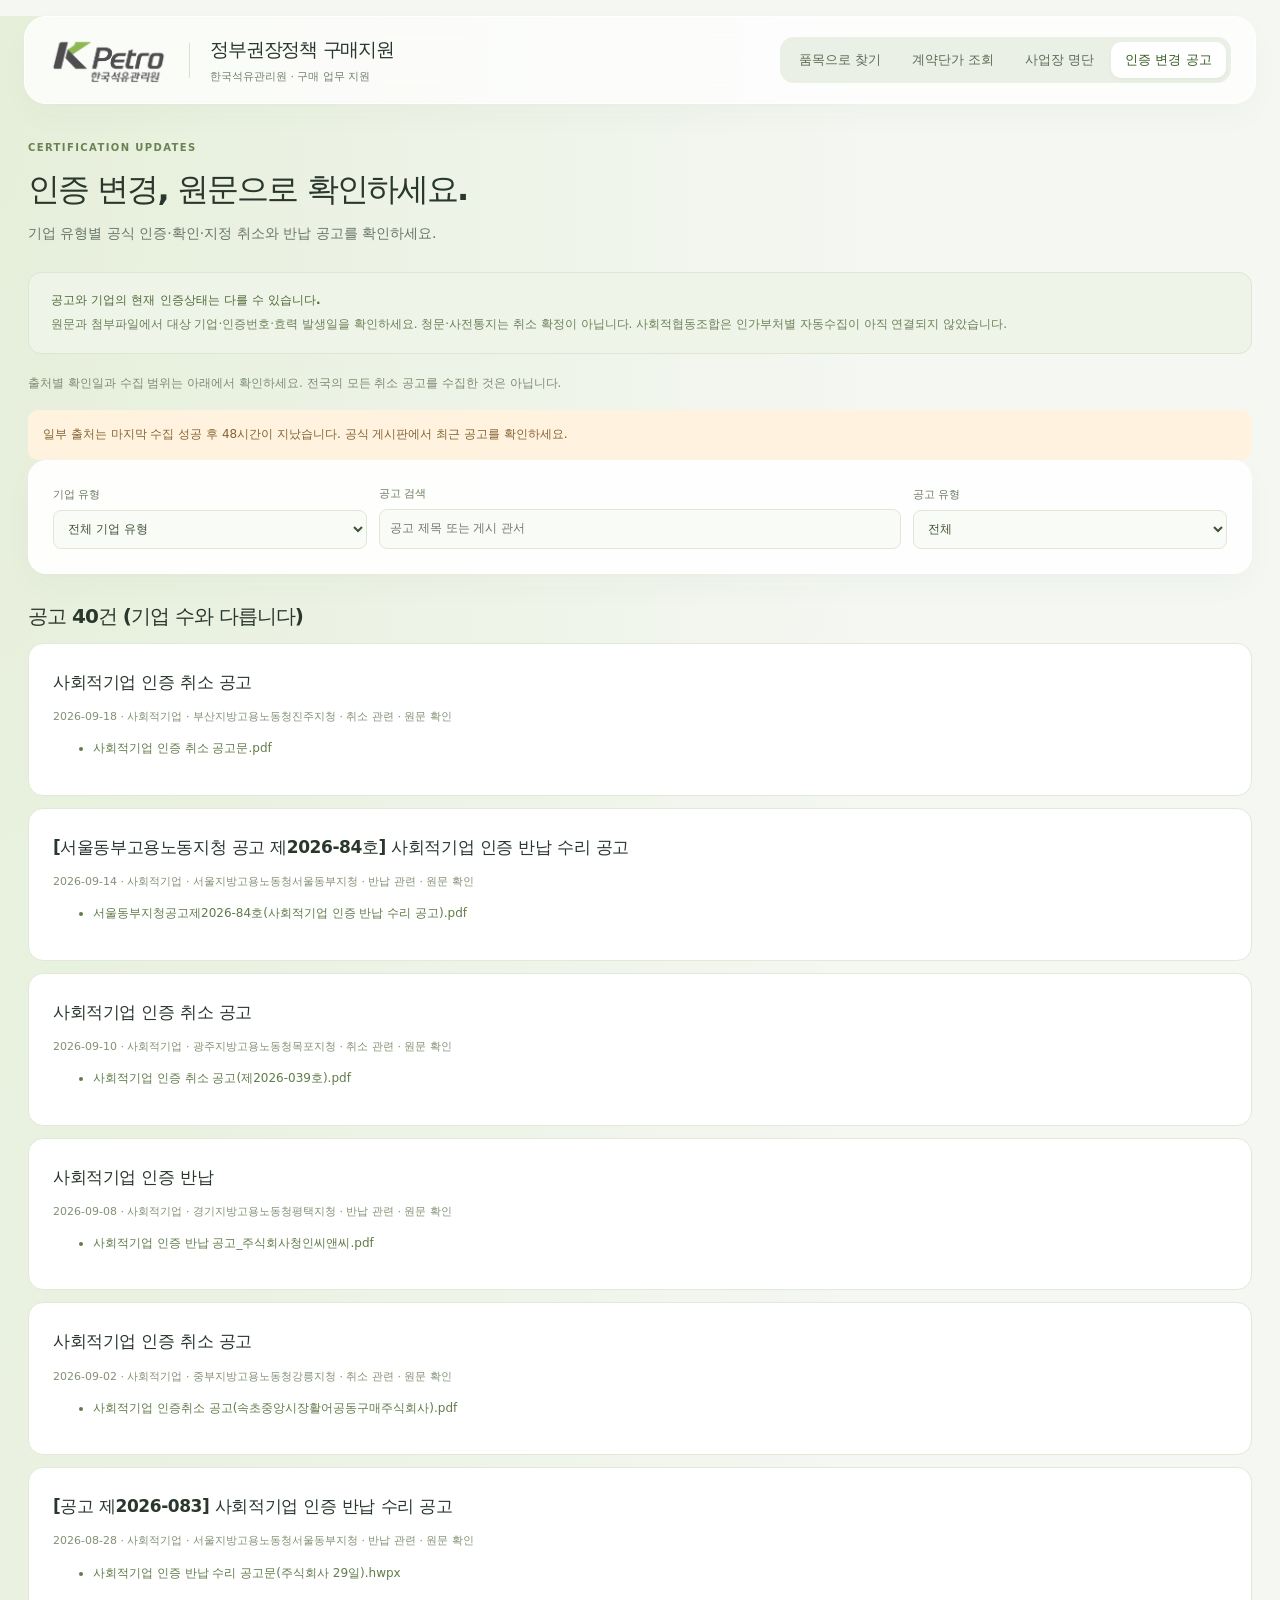
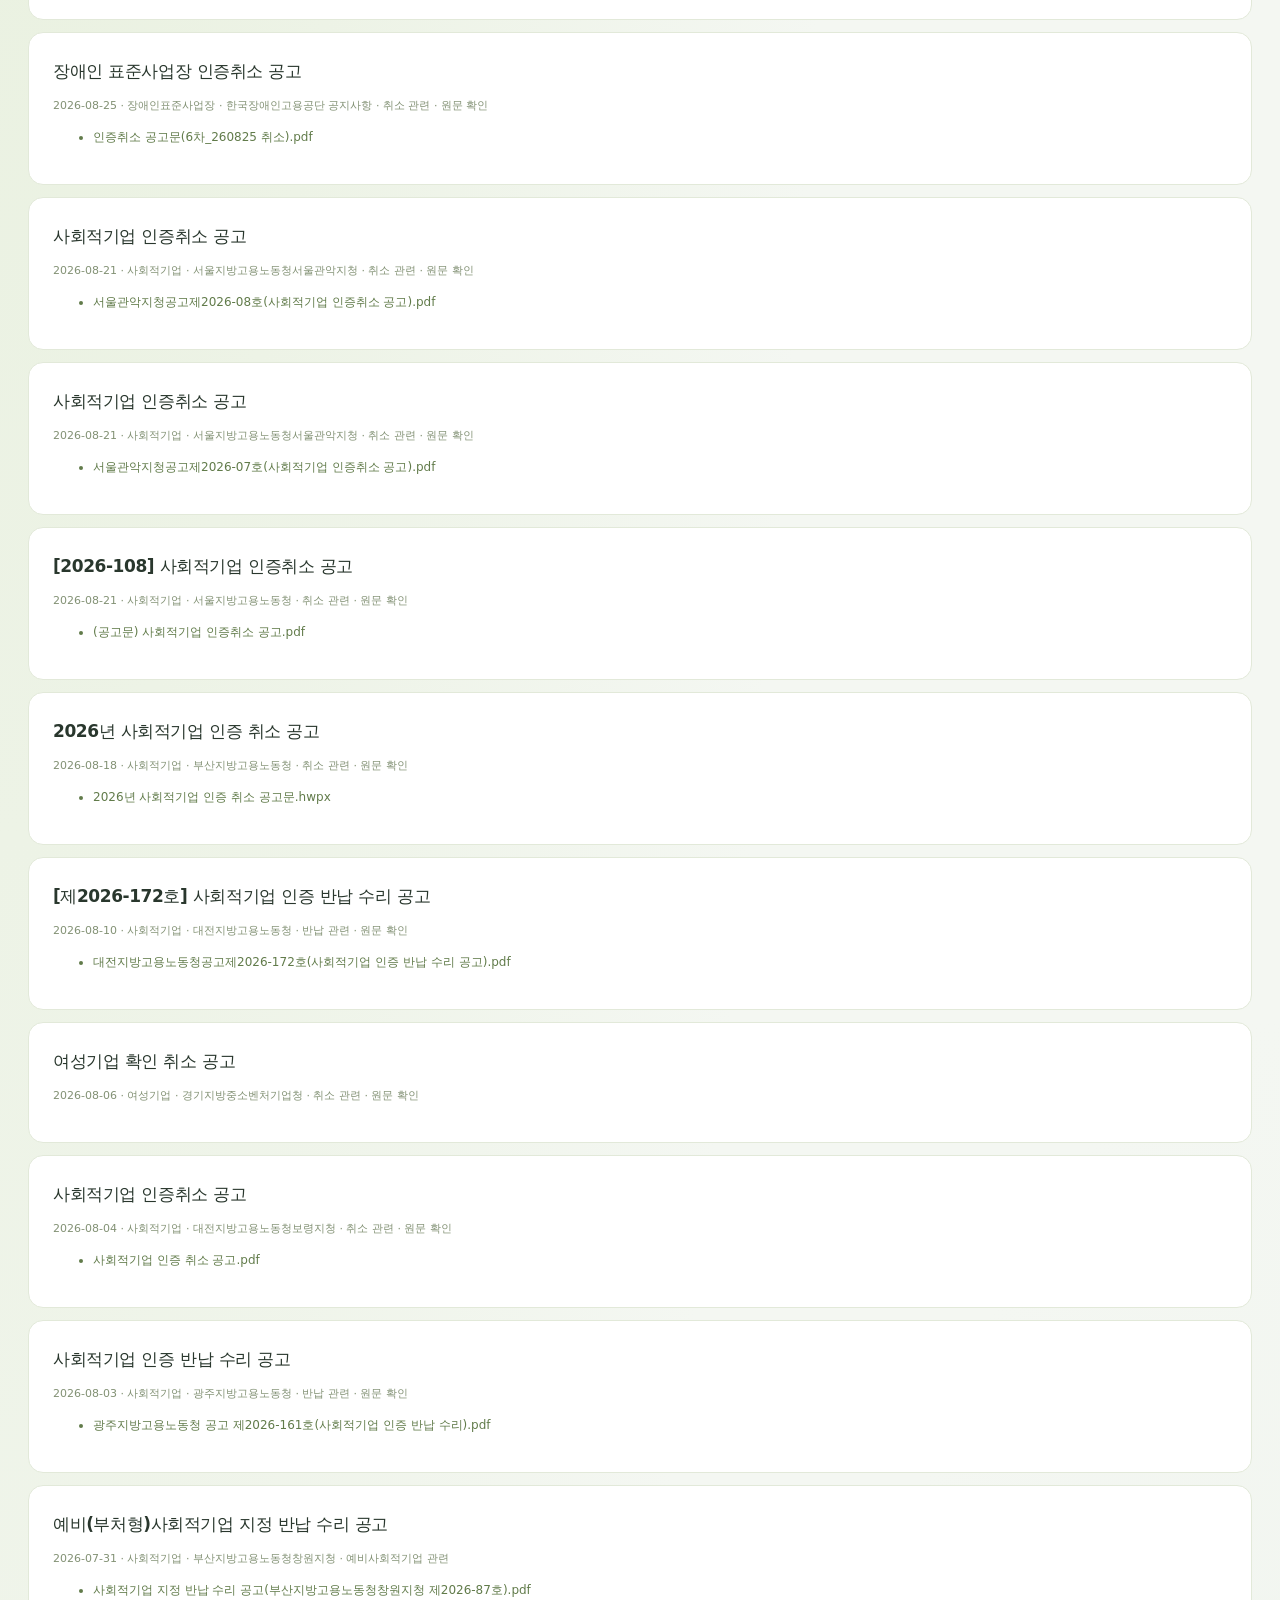
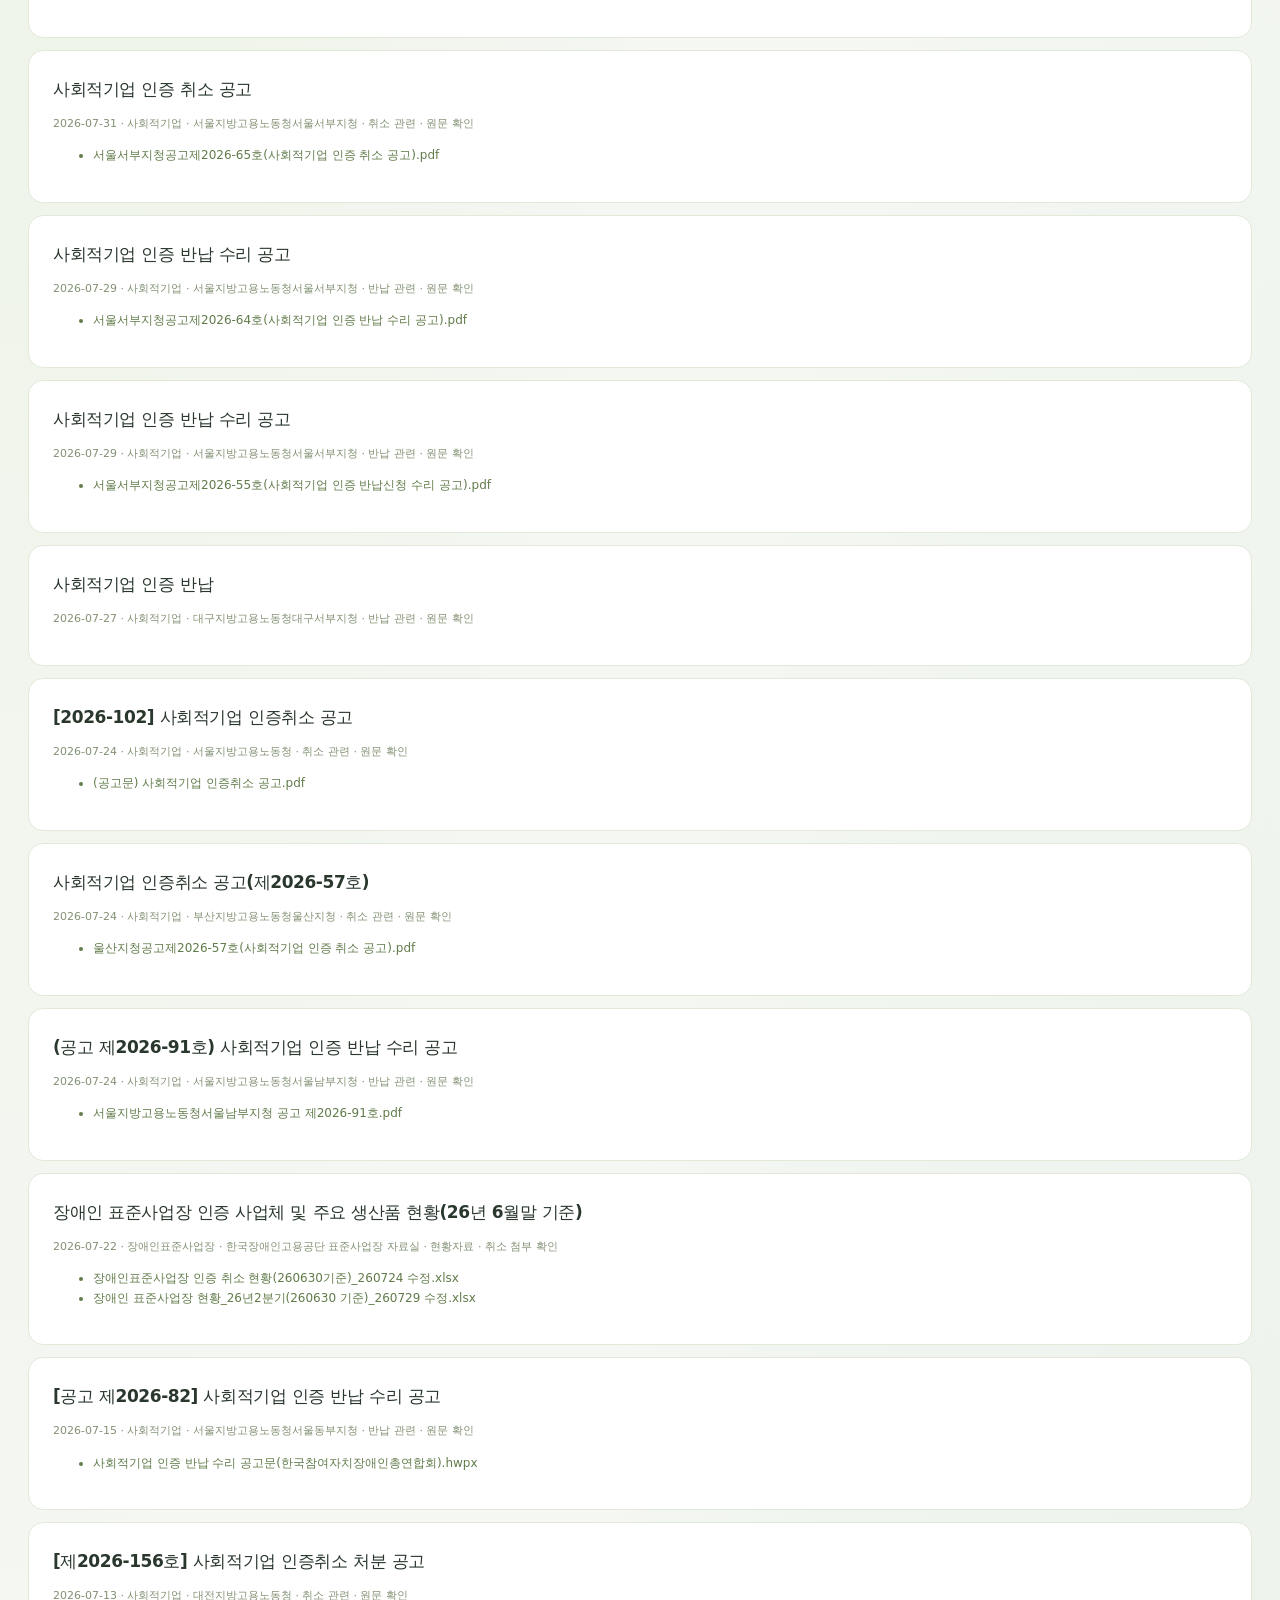
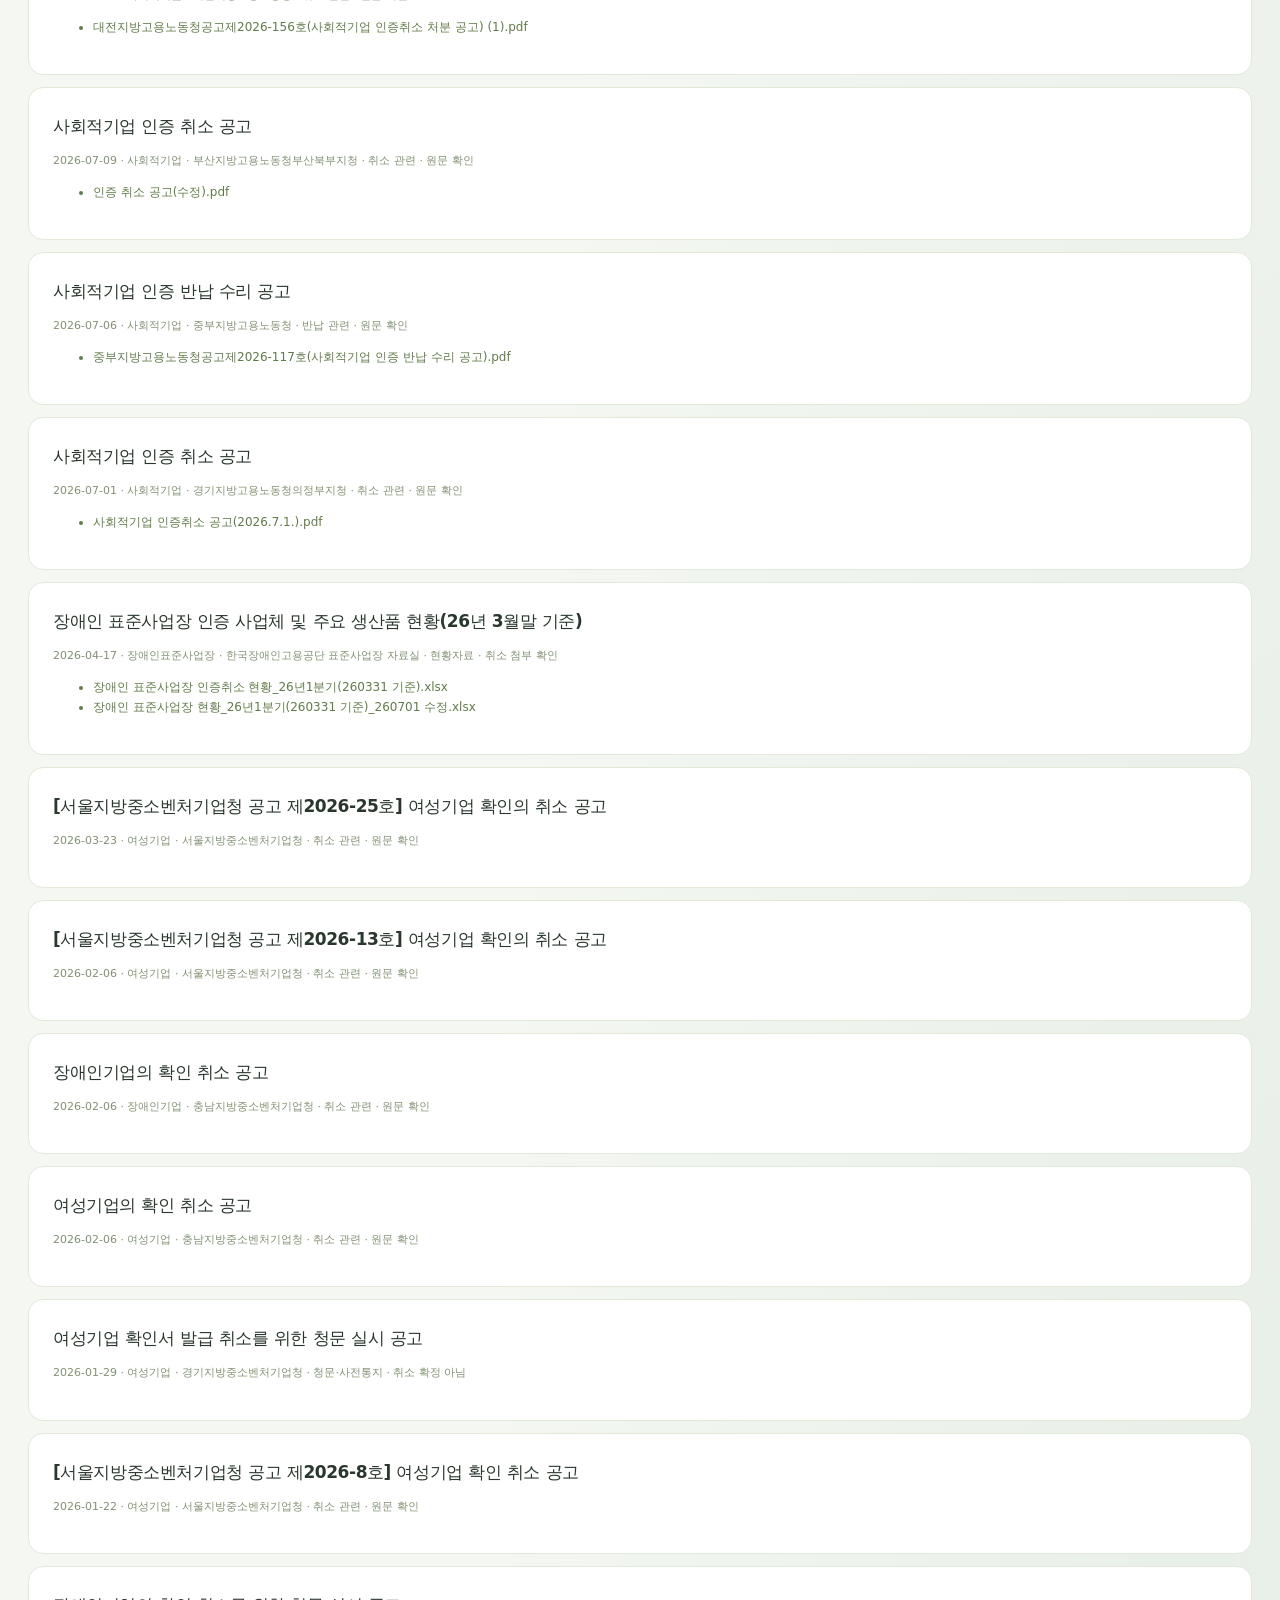
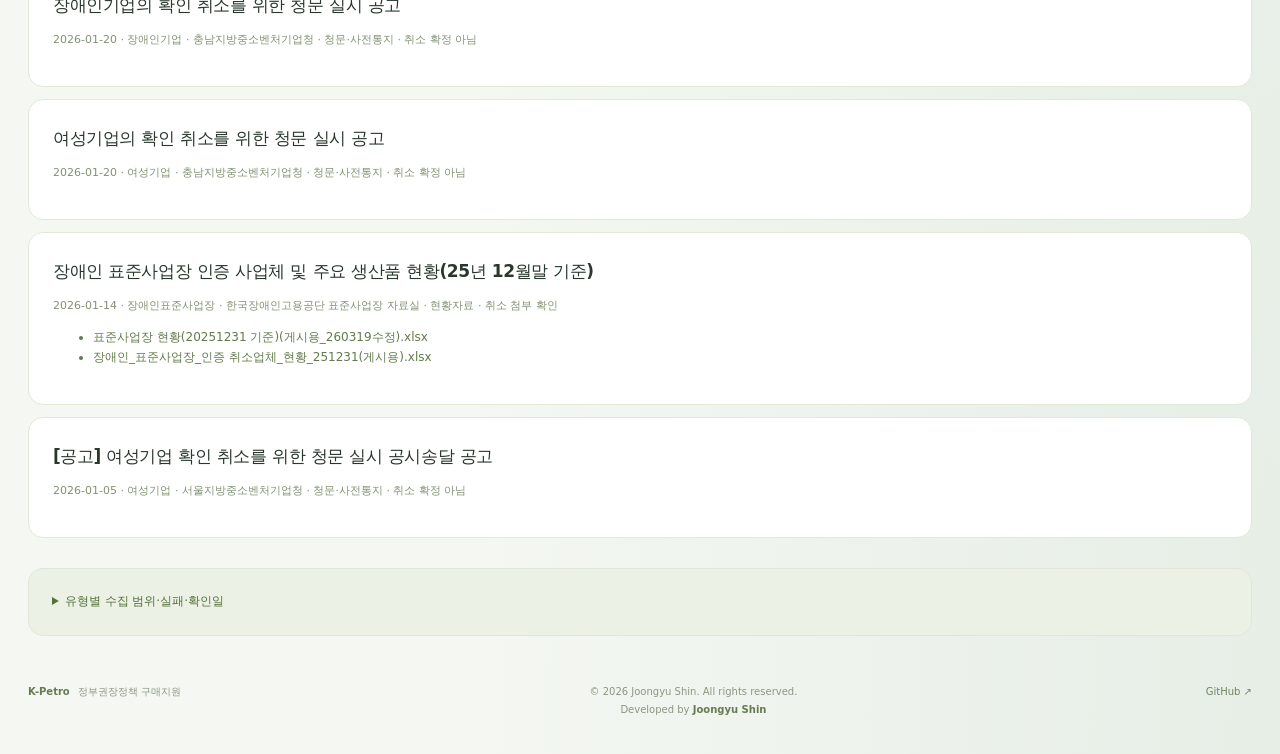
<file: site/cancellations.html>
<!DOCTYPE html>
<html lang="ko"><head><meta charset="utf-8"/><meta content="width=device-width,initial-scale=1" name="viewport"/><title>K-Petro 정부권장정책 구매지원 · 인증 변경 공고</title><link href="./directory.css?v=183f404d8e78" rel="stylesheet"/><link href="./portal.css?v=3085eb510792" rel="stylesheet"/><link href="./assets/kpetro-logo.png" rel="icon"/><script defer="" src="./cancellations.js?v=d52a373e3750"></script></head><body class="page-cancellations"><a class="skip-link" href="#main-content">본문 바로가기</a><header class="topbar portal-topbar"><a aria-label="K-Petro 정부권장정책 구매지원 홈" class="portal-brand" href="./"><img alt="K-Petro 한국석유관리원" height="52" src="./assets/kpetro-logo-transparent.png" width="128"/><span class="brand-divider"></span><span class="portal-brand-copy"><strong>정부권장정책 구매지원</strong><small>한국석유관리원 · 구매 업무 지원</small></span></a><nav aria-label="주 메뉴"><a href="./">품목으로 찾기</a><a href="./catalog.html">계약단가 조회</a><a href="./businesses.html">사업장 명단</a><a aria-current="page" href="./cancellations.html">인증 변경 공고</a></nav></header><main id="main-content"><section class="intro"><div><p class="eyebrow">CERTIFICATION UPDATES</p><h1>인증 변경, 원문으로 확인하세요.</h1><p>기업 유형별 공식 인증·확인·지정 취소와 반납 공고를 확인하세요.</p></div></section><div class="notice-info"><strong>공고와 기업의 현재 인증상태는 다를 수 있습니다.</strong><p>원문과 첨부파일에서 대상 기업·인증번호·효력 발생일을 확인하세요. 청문·사전통지는 취소 확정이 아닙니다. 사회적협동조합은 인가부처별 자동수집이 아직 연결되지 않았습니다.</p></div><p class="coverage-note" id="status" role="status">수집 현황을 불러오는 중입니다.</p><p class="warning" hidden="" id="freshness"></p><section class="search-panel"><div class="filters"><label>기업 유형<select id="enterprise-type"></select></label><label class="notice-query">공고 검색<input id="query" placeholder="공고 제목 또는 게시 관서" type="search"/></label><label>공고 유형<select id="kind"><option value="">전체</option><option value="cancellation_notice">인증취소 관련</option><option value="surrender_notice">인증반납 관련</option><option value="prior_notice">청문·사전통지</option><option value="preliminary_enterprise">예비사회적기업</option><option value="other_change">기타 변경</option><option value="status_update">현황자료·취소 첨부</option></select></label></div></section><div class="results-toolbar"><h2 id="count"></h2></div><section id="official-notice-route" class="notice-info"></section><section aria-label="인증 변경 공고 목록" id="notices"></section><details class="method"><summary>유형별 수집 범위·실패·확인일</summary><div id="source-report"></div></details></main><footer class="portal-footer"><span><strong>K-Petro</strong> 정부권장정책 구매지원</span><div class="footer-credit"><span>© 2026 Joongyu Shin. All rights reserved.</span><span>Developed by <strong>Joongyu Shin</strong></span></div><a href="https://github.com/joongyu01/supplierdiversity" rel="noopener" target="_blank">GitHub ↗</a></footer></body></html>
</file>
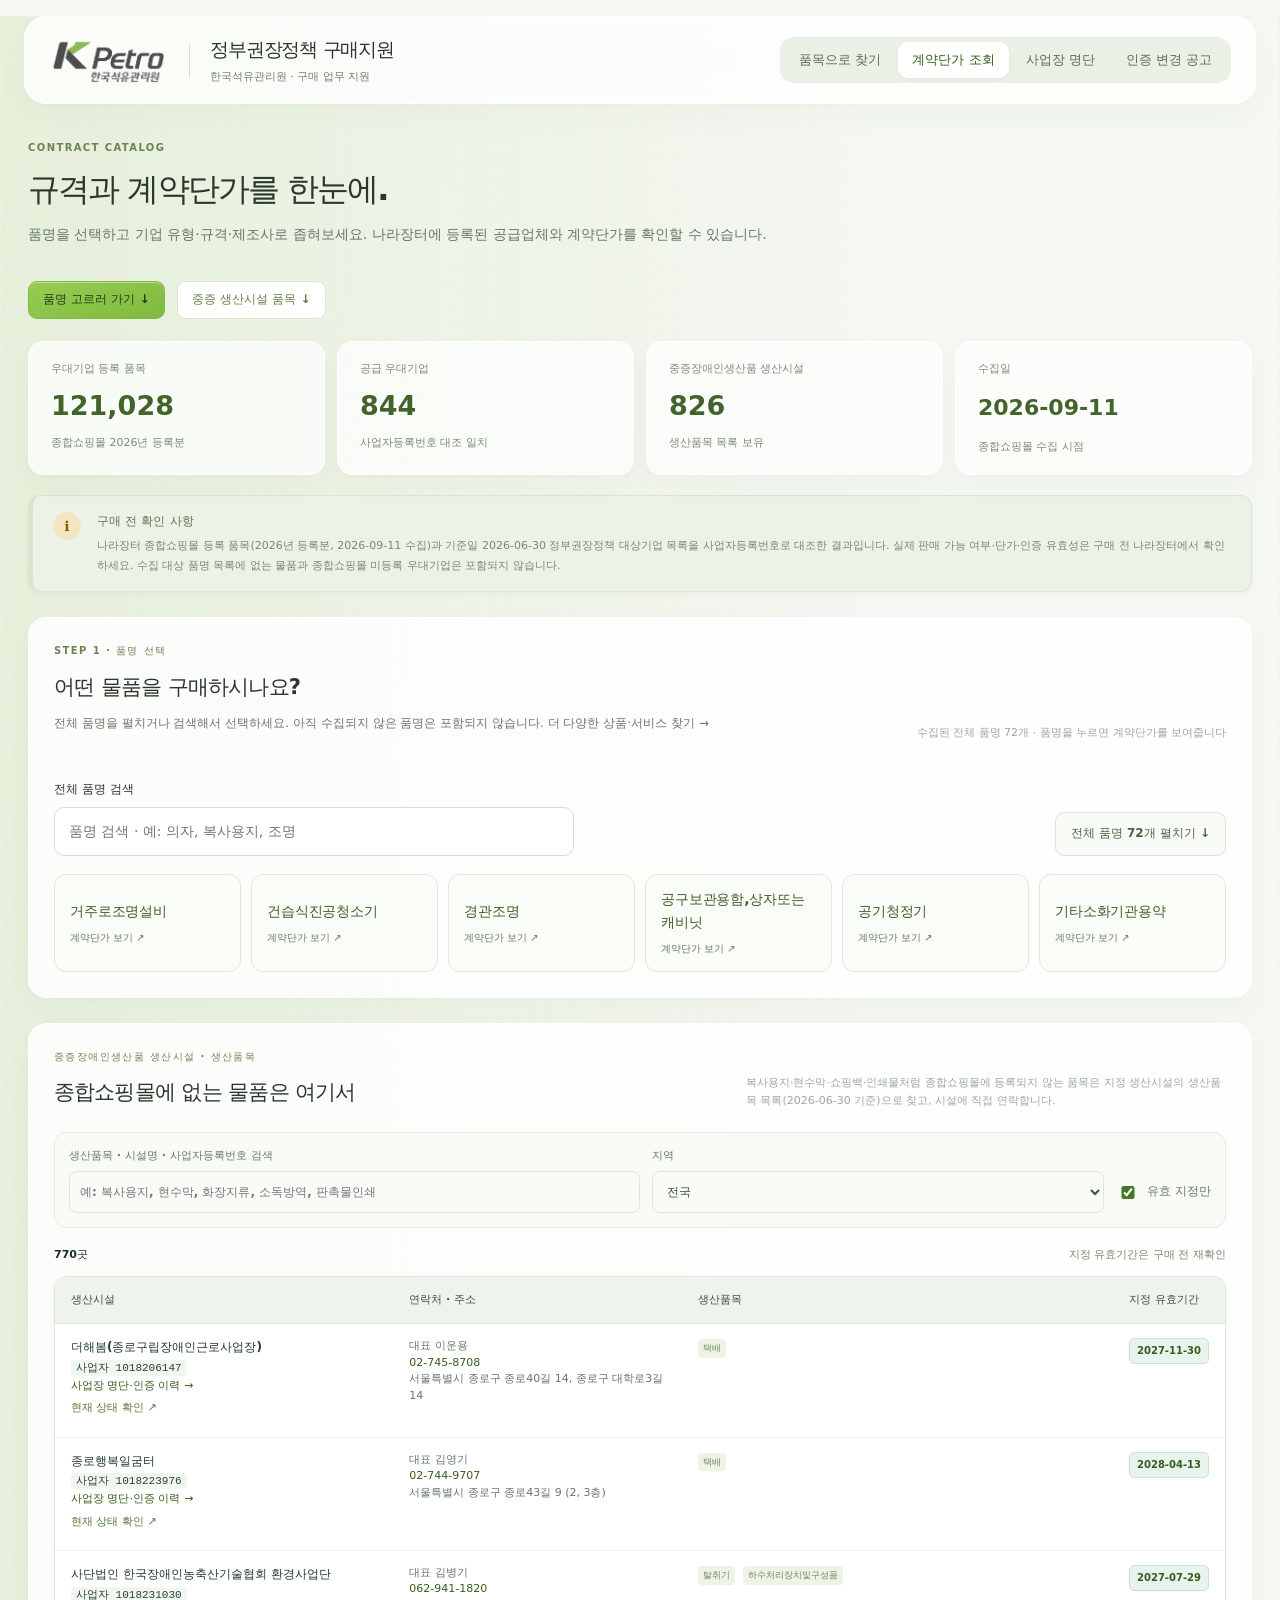
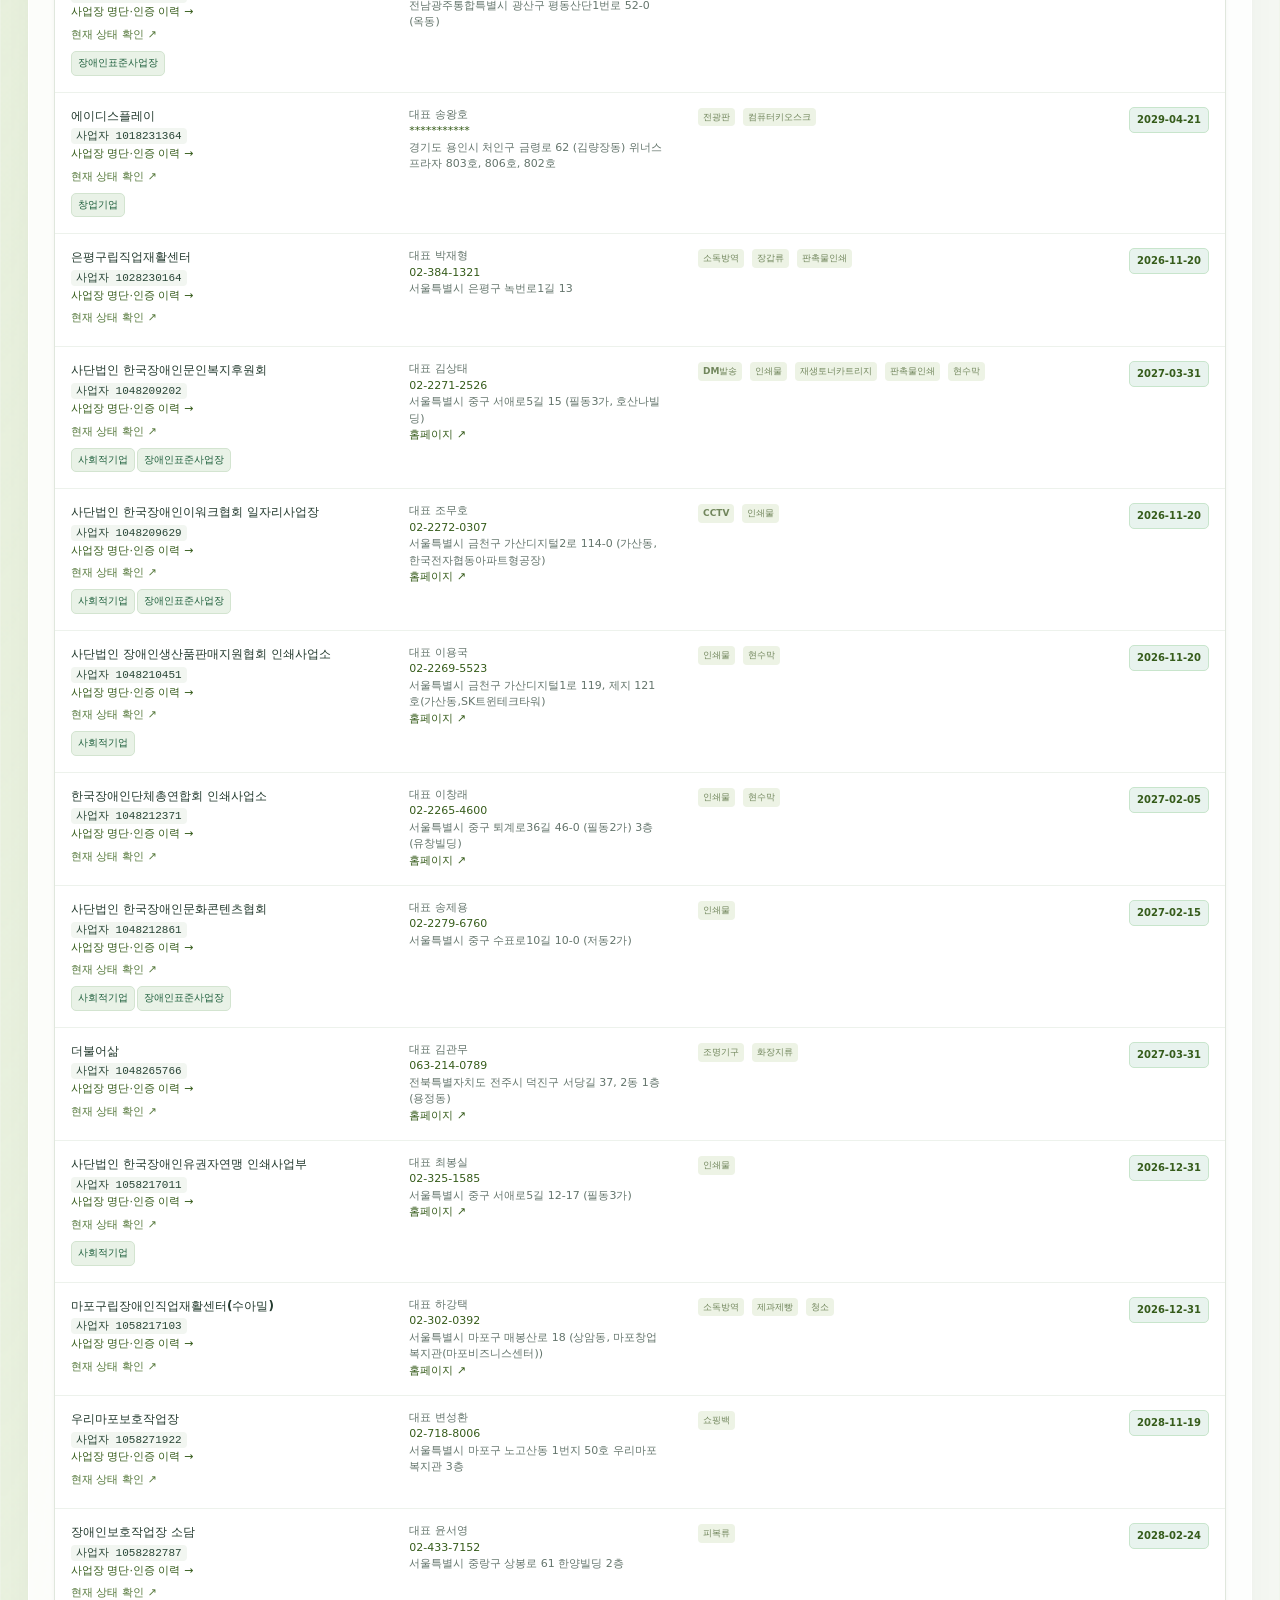
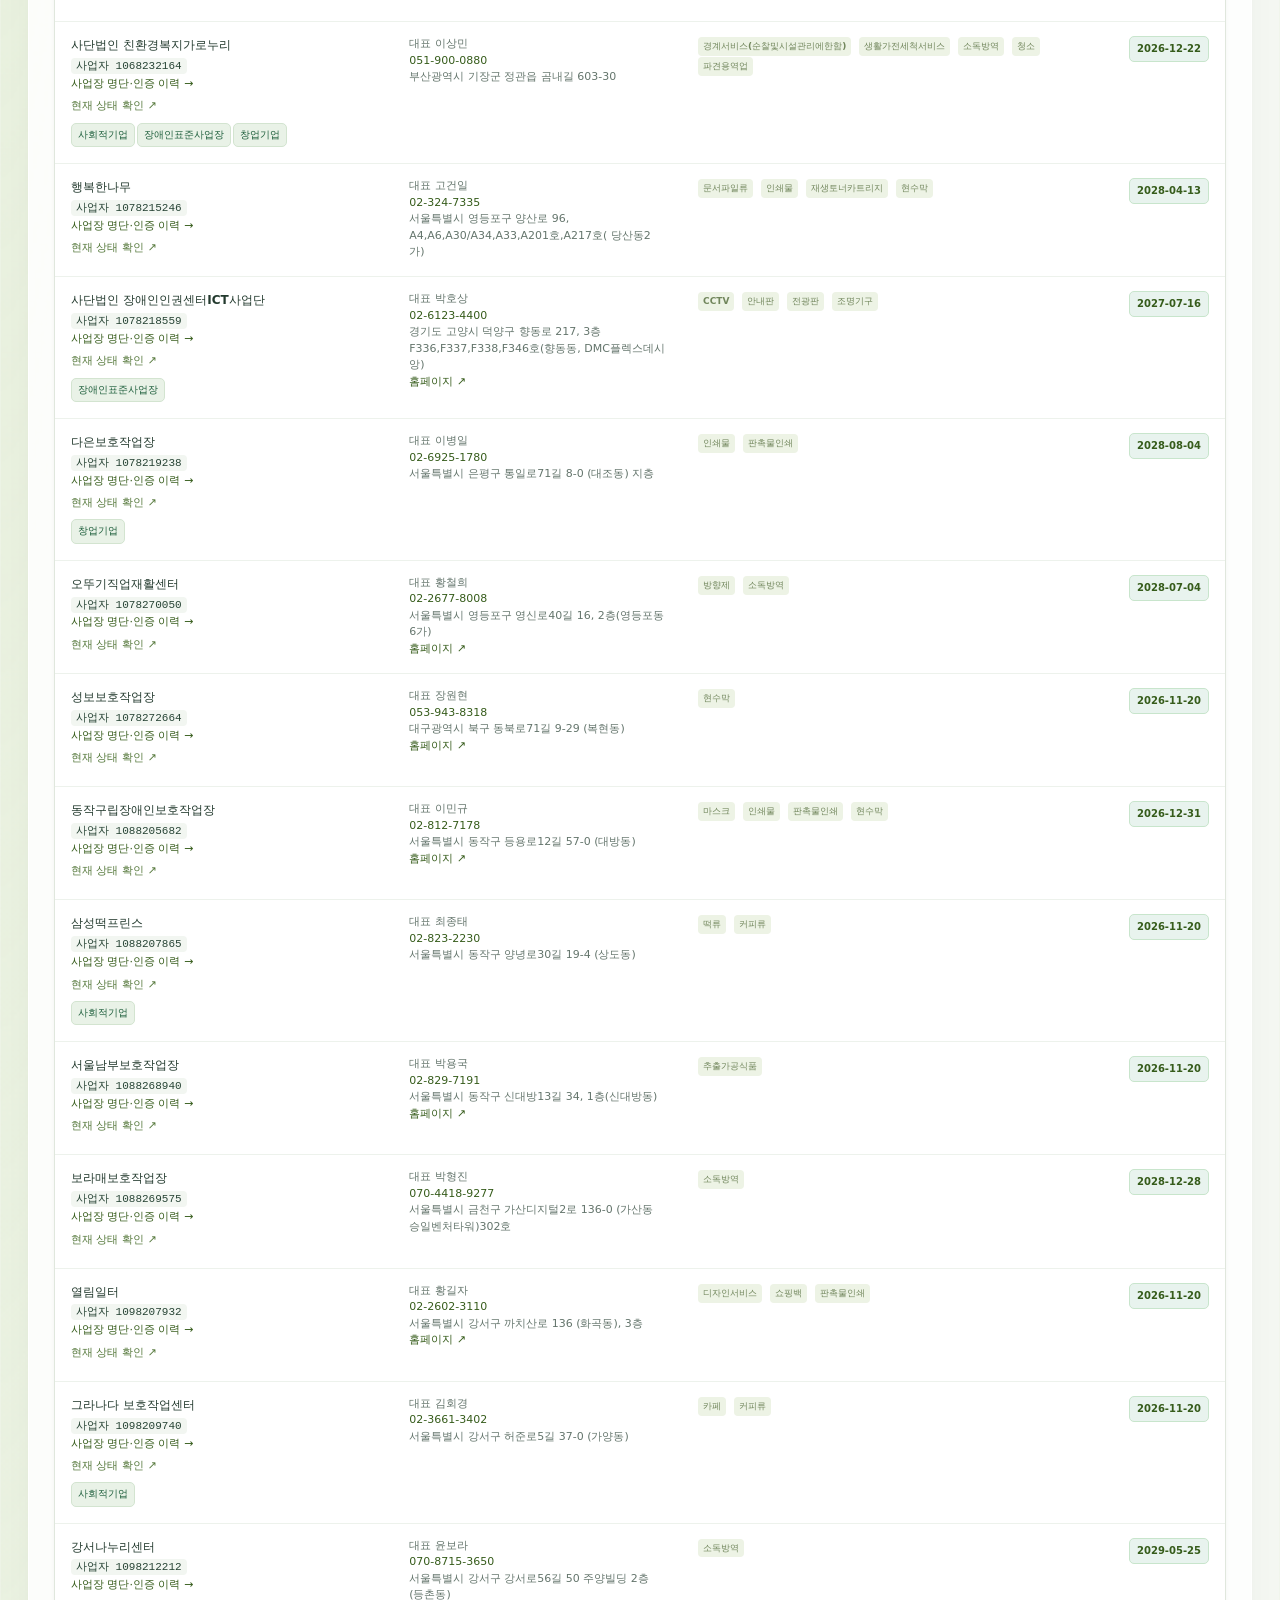
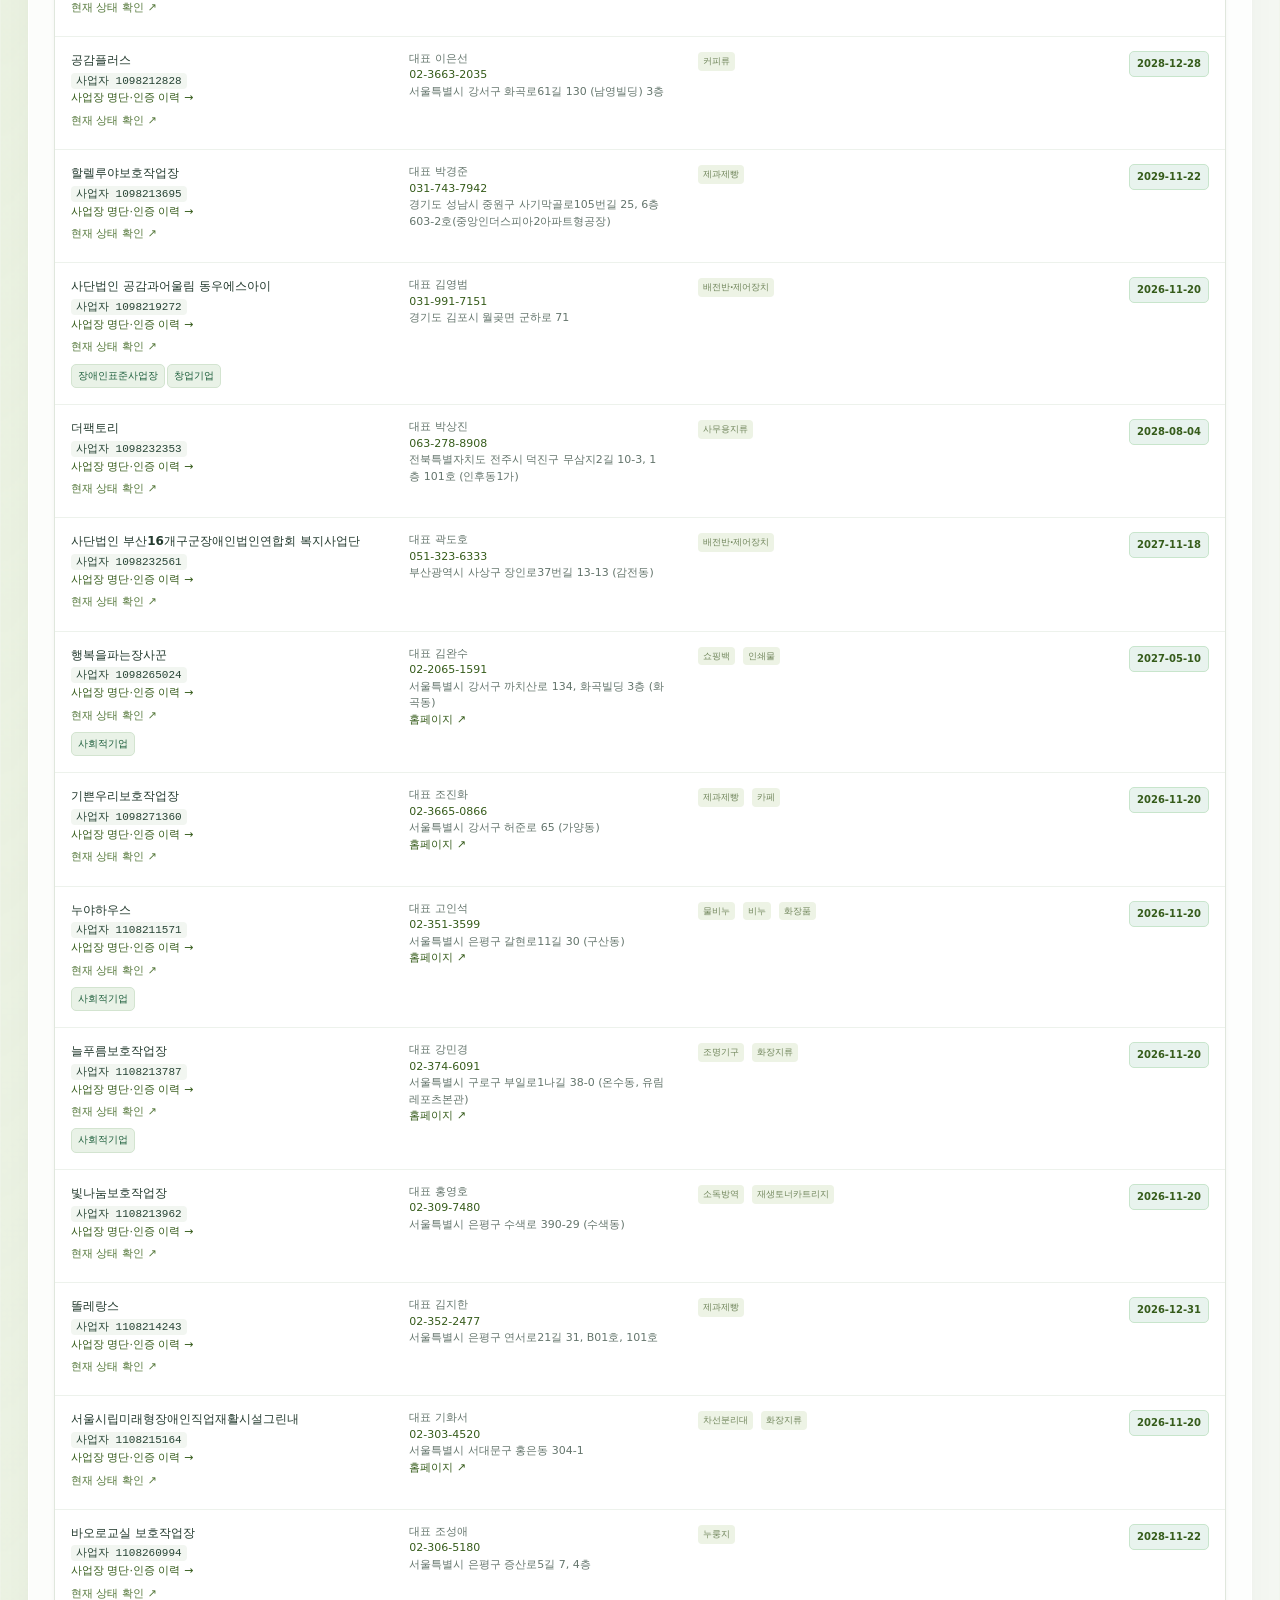
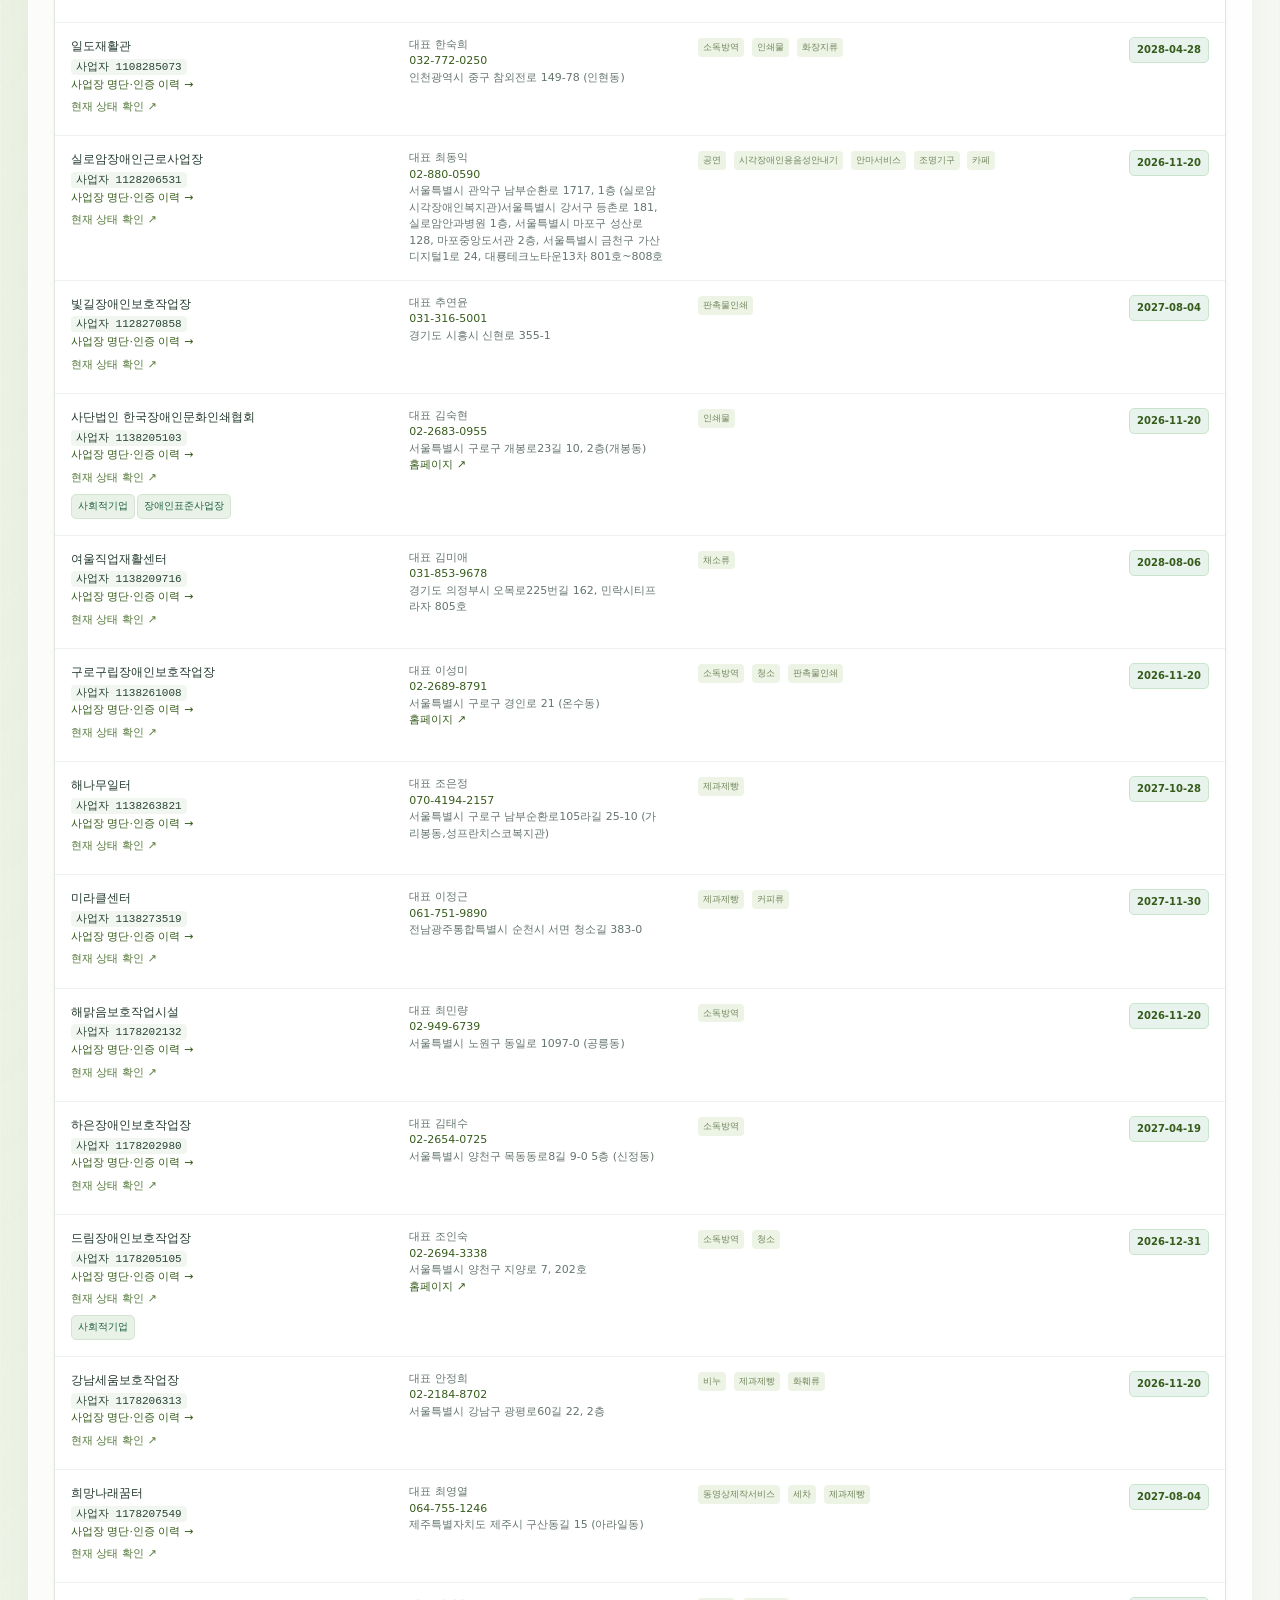
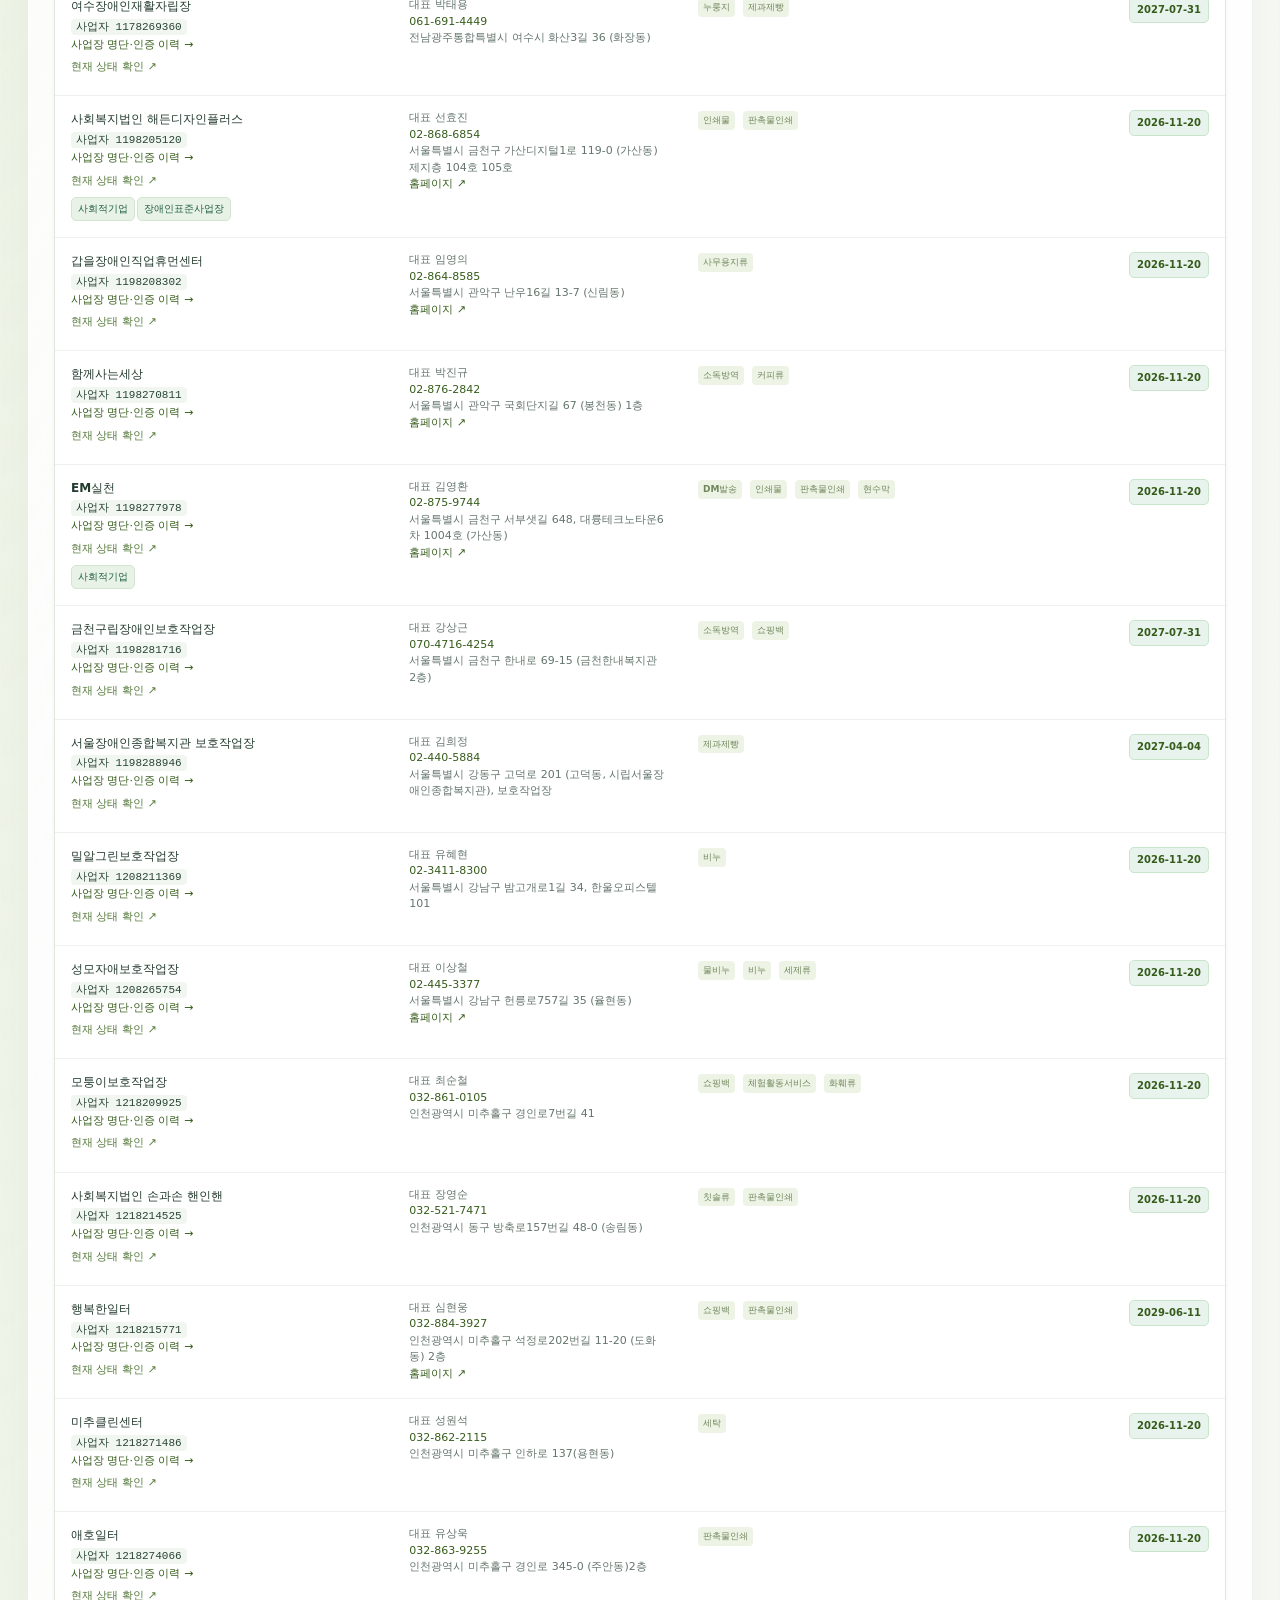
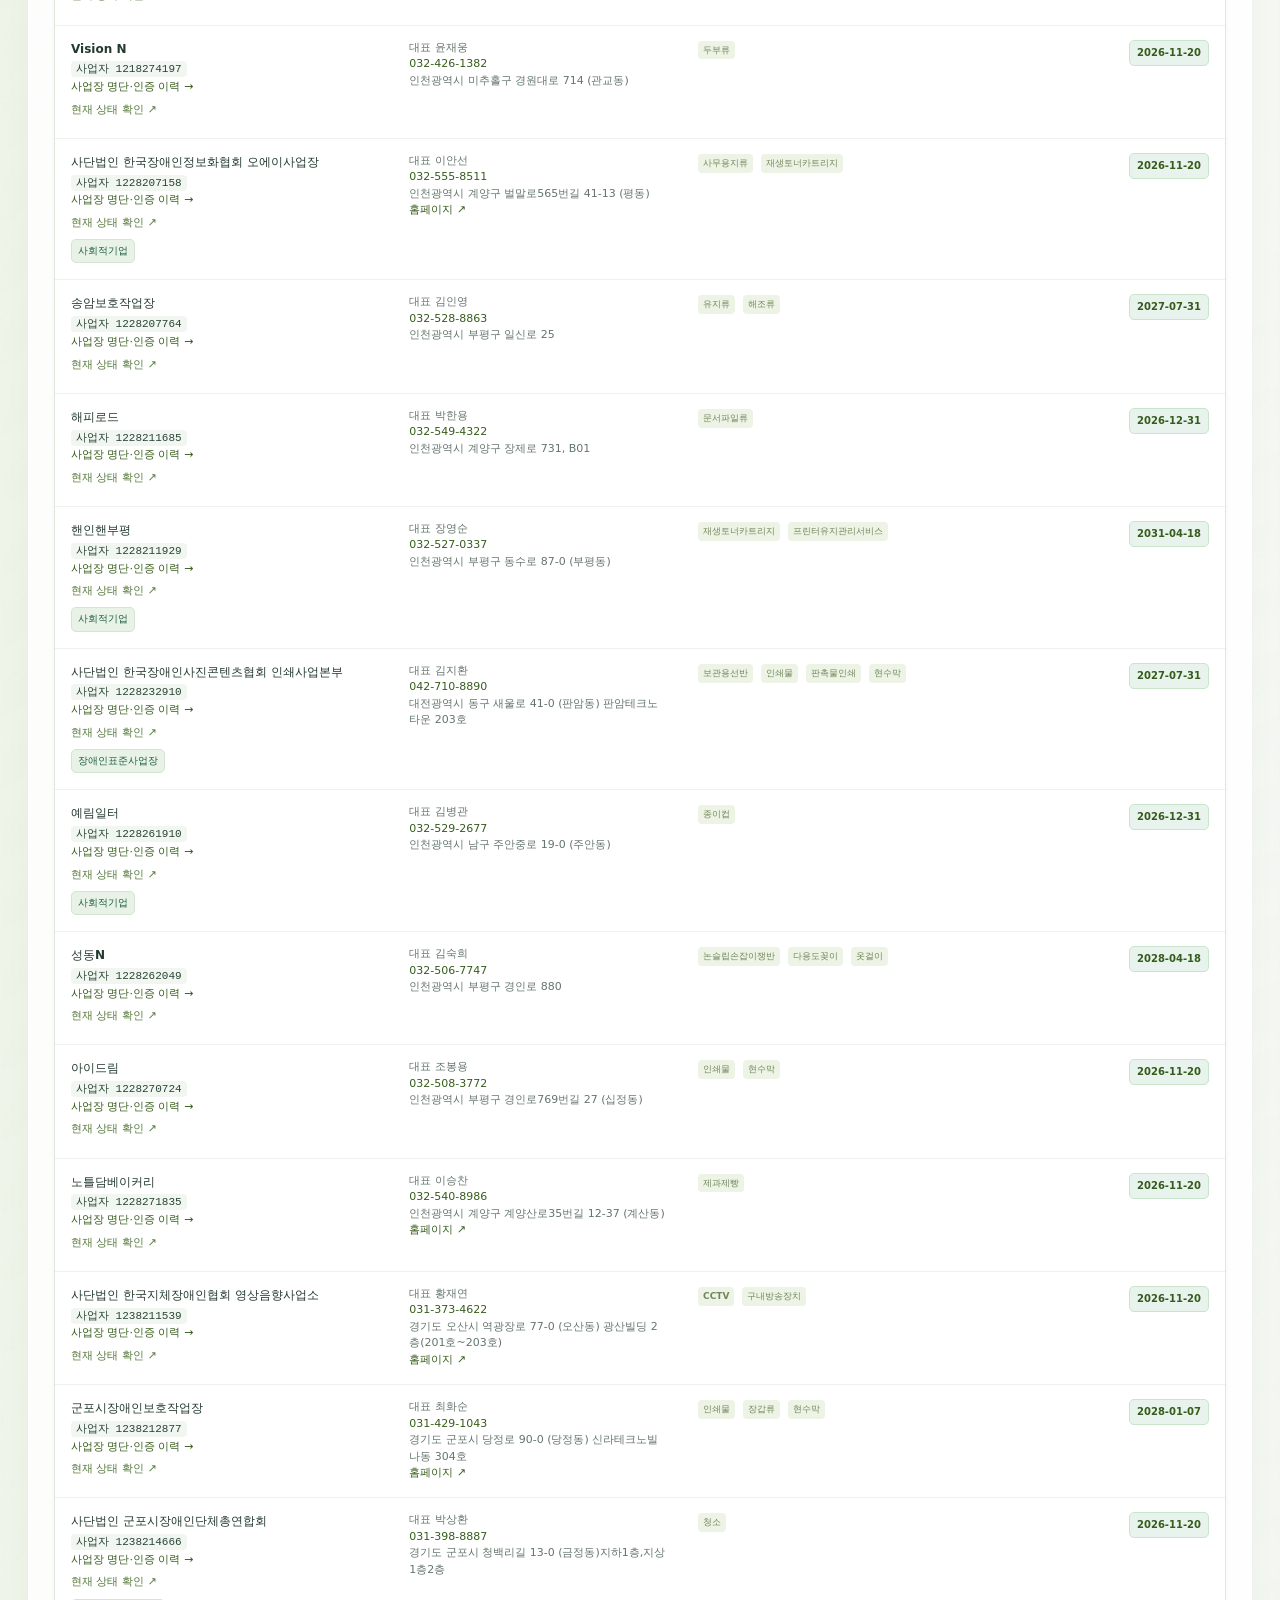
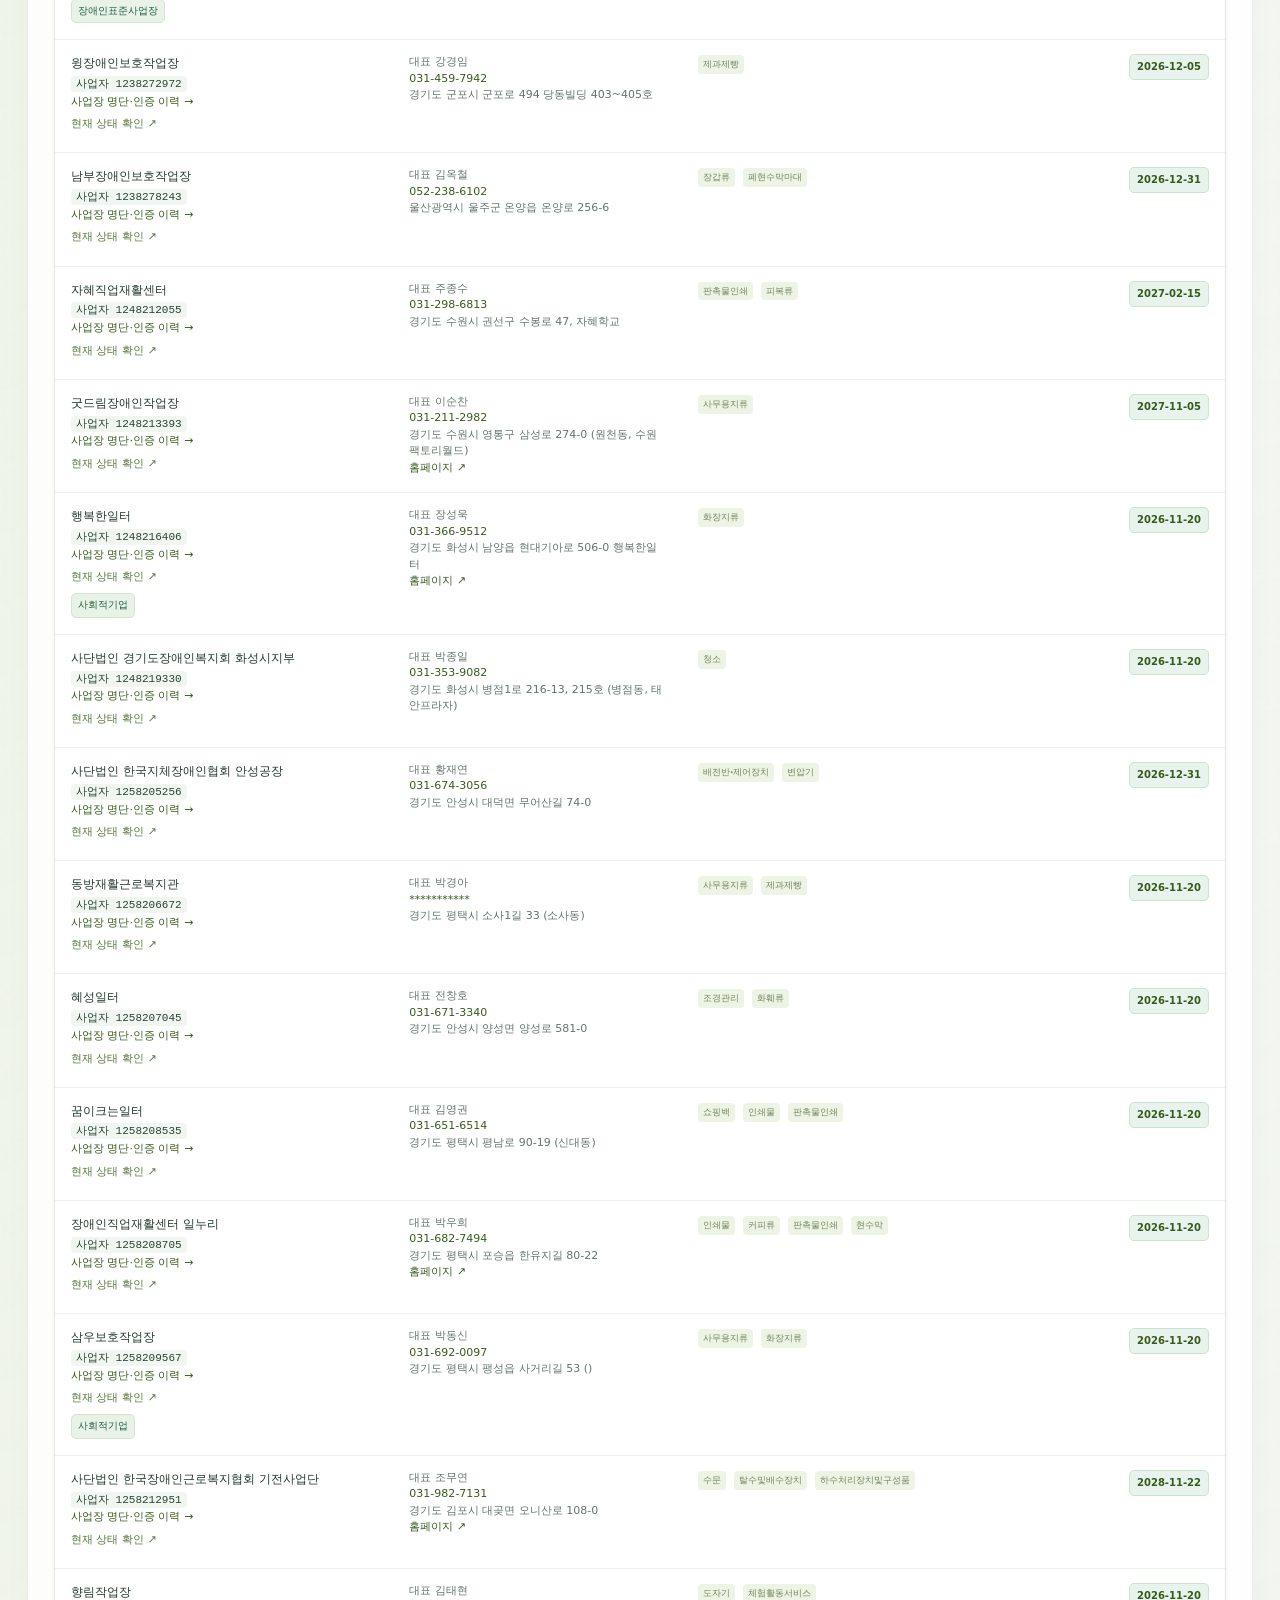
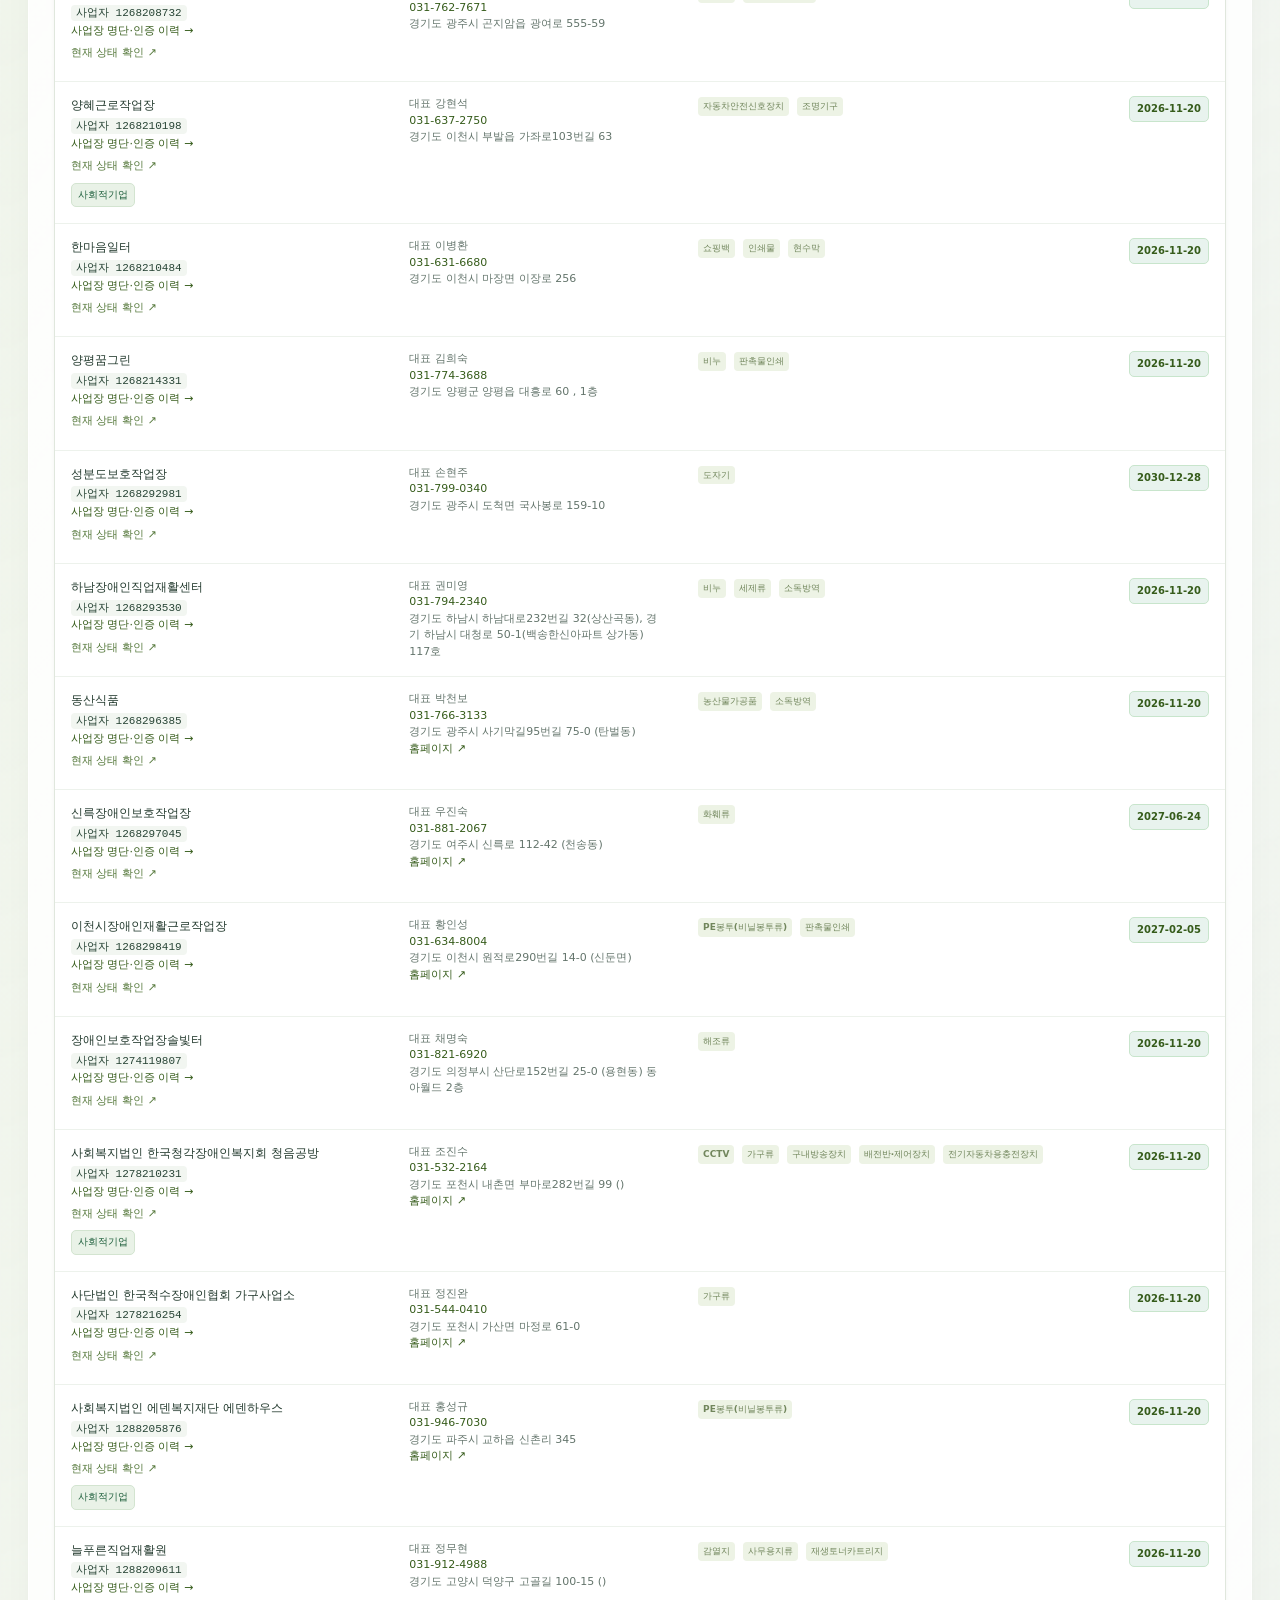
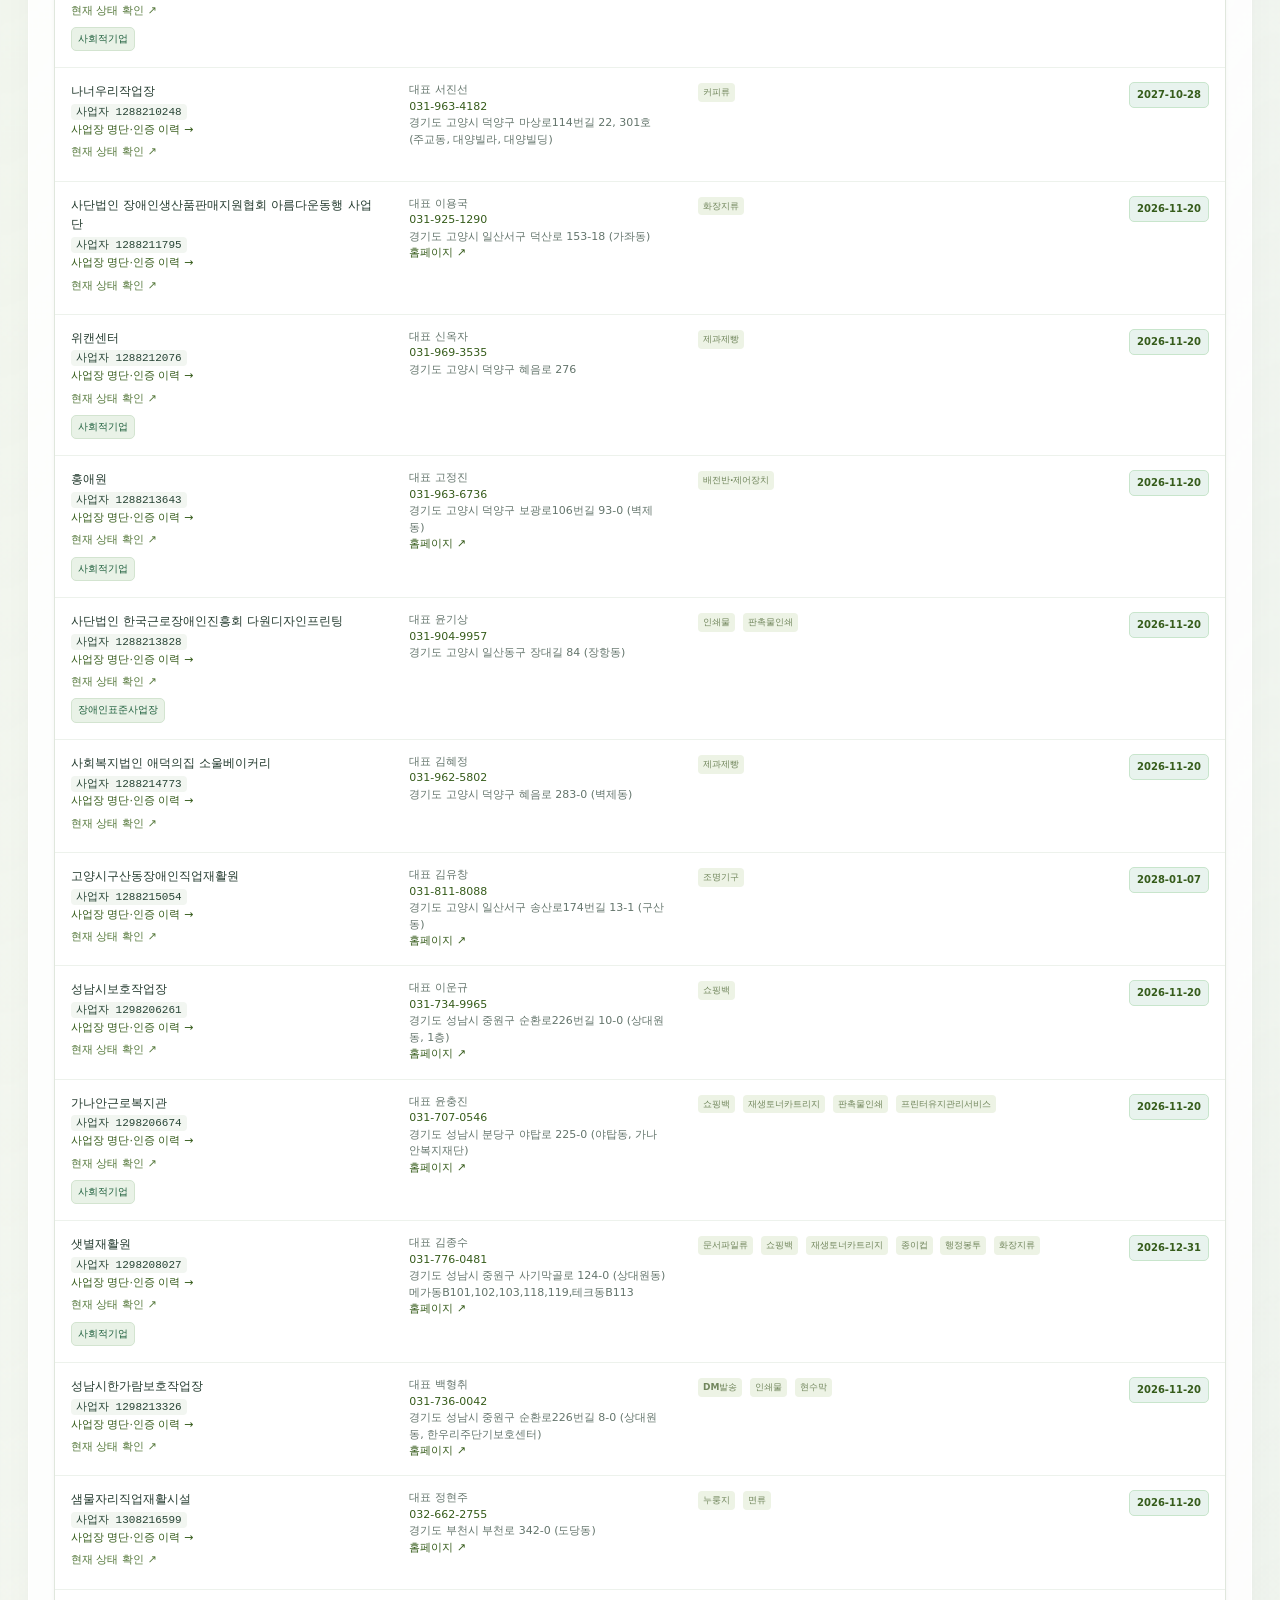
<file: site/catalog.html>
<!DOCTYPE html>

<html lang="ko">
<head>
<meta charset="utf-8"/>
<meta content="width=device-width, initial-scale=1" name="viewport"/>
<meta content="나라장터 종합쇼핑몰 등록 품목 중 우선구매 우대기업(사회적기업·중증장애인생산품·여성·장애인기업 등) 공급 물품 조회" name="description"/>
<title>K-Petro 정부권장정책 구매지원 · 계약단가 조회</title>
<link href="./styles.css?v=57a8b20bb6c2" rel="stylesheet"/>
<script src="./app.js?v=ba785b03adf1" type="module"></script>
<link href="./portal.css?v=3085eb510792" rel="stylesheet"/><link href="./assets/kpetro-logo.png" rel="icon"/><script src="./verification.js?v=f2704431e227" defer></script></head>
<body class="page-catalog">
<a class="skip-link" href="#main-content">본문 바로가기</a><header class="topbar portal-topbar"><a aria-label="K-Petro 정부권장정책 구매지원 홈" class="portal-brand" href="./"><img alt="K-Petro 한국석유관리원" height="52" src="./assets/kpetro-logo-transparent.png" width="128"/><span class="brand-divider"></span><span class="portal-brand-copy"><strong>정부권장정책 구매지원</strong><small>한국석유관리원 · 구매 업무 지원</small></span></a><nav aria-label="주 메뉴"><a href="./">품목으로 찾기</a><a aria-current="page" href="./catalog.html">계약단가 조회</a><a href="./businesses.html">사업장 명단</a><a href="./cancellations.html">인증 변경 공고</a></nav></header>
<main id="main-content">
<section class="hero">
<div>
<div class="eyebrow">CONTRACT CATALOG</div>
<h1>규격과 계약단가를 한눈에.</h1>
<p>품명을 선택하고 기업 유형·규격·제조사로 좁혀보세요. 나라장터에 등록된 공급업체와 계약단가를 확인할 수 있습니다.</p>
<a class="primary" href="#categories">품명 고르러 가기 ↓</a> <a class="primary secondary-link" href="#facilities">중증 생산시설 품목 ↓</a>
</div>
</section>
<section aria-label="데이터 현황" class="stats">
<article><span>우대기업 등록 품목</span><strong id="product-count">—</strong><small>종합쇼핑몰 2026년 등록분</small></article>
<article><span>공급 우대기업</span><strong id="supplier-count">—</strong><small>사업자등록번호 대조 일치</small></article>
<article><span>중증장애인생산품 생산시설</span><strong id="facility-count">—</strong><small>생산품목 목록 보유</small></article>
<article><span>수집일</span><strong class="date" id="updated">—</strong><small id="status-label">데이터 로드 중</small></article>
</section><section class="banner-notice" role="note">
<div class="notice-icon">ℹ</div>
<div class="notice-text">
<strong>구매 전 확인 사항</strong>
<p>나라장터 종합쇼핑몰 등록 품목(2026년 등록분, <span id="notice-collected">수집일 기준</span>)과 기준일 2026-06-30 정부권장정책 대상기업 목록을 사업자등록번호로 대조한 결과입니다. 실제 판매 가능 여부·단가·인증 유효성은 구매 전 나라장터에서 확인하세요. 수집 대상 품명 목록에 없는 물품과 종합쇼핑몰 미등록 우대기업은 포함되지 않습니다.</p>
</div>
</section>
<section class="explore" id="categories">
<div class="section-heading">
<div>
<div class="eyebrow">STEP 1 · 품명 선택</div>
<h2>어떤 물품을 구매하시나요?</h2><p class="catalog-scope-note">전체 품명을 펼치거나 검색해서 선택하세요. 아직 수집되지 않은 품명은 포함되지 않습니다. <a href="./">더 다양한 상품·서비스 찾기 →</a></p>
</div>
<span class="text-muted" id="category-note"></span>
</div>
<div class="catalog-name-toolbar"><div class="catalog-name-field"><label class="catalog-name-label" for="catalog-name-search">전체 품명 검색</label><input id="catalog-name-search" type="search" placeholder="품명 검색 · 예: 의자, 복사용지, 조명"></div><button class="secondary" id="toggle-names" type="button" aria-controls="category-grid" aria-expanded="false" hidden>전체 품명 펼치기 ↓</button></div><div class="category-grid" id="category-grid"></div>
</section>
<section class="explore" hidden="" id="explore">
<div class="section-heading">
<div>
<div class="eyebrow">STEP 2 · 공급 우대기업</div>
<h2 id="explore-title">—</h2>
</div>
<button class="secondary" disabled="" id="export">조회 결과 CSV 다운로드 ↓</button>
</div>
<div class="filters">
<label class="search">
        규격 · 제조사 · 품명 · 업체명 검색
        <input id="search" placeholder="예: 제트스트림, 1200×800, 퍼시스, 동연디자인" type="search"/>
</label>
<label>
        우대기업 유형
        <select id="filter-type">
<option value="">전체 우대유형</option>
<option value="사회적기업">사회적기업</option>
<option value="중증장애인생산품 생산시설">중증장애인생산품 생산시설</option>
<option value="여성기업">여성기업</option>
<option value="장애인기업">장애인기업</option>
<option value="장애인표준사업장">장애인표준사업장</option>
<option value="창업기업">창업기업</option>
<option value="사회적협동조합">사회적협동조합</option>
<option value="기술개발제품 시범구매">기술개발제품 시범구매</option>
<option value="자활용사촌">자활용사촌</option>
</select>
</label>
<label>
        세부 품명
        <select id="filter-name"><option value="">전체</option></select>
</label>
<label>
        정렬
        <select id="sort">
<option value="types">기업 유형 많은순</option><option value="">기본</option>
<option value="price-asc">단가 낮은순</option>
<option value="price-desc">단가 높은순</option>
<option value="company">업체명</option>
</select>
</label>
<label class="check"><input checked="" id="hide-large" type="checkbox"/> 대기업·상호출자 제외</label>
<button class="secondary" id="reset">초기화</button>
</div>
<div aria-label="조회 결과 우대유형별 업체 수" class="badge-bar" id="badge-bar"></div>
<div class="result-head">
<span aria-live="polite" id="result-count" role="status"></span>
<span>명단에 기록된 기업 유형 수로 정렬 · 단가는 수집 시점 기준(원)</span>
</div>
<div id="results"></div>
<div class="pagination" hidden="" id="pagination">
<button class="secondary" id="prev">← 이전</button>
<span id="page-label">1 / 1</span>
<button class="secondary" id="next">다음 →</button>
</div>
</section>
<section class="explore" id="facilities">
<div class="section-heading">
<div>
<div class="eyebrow">중증장애인생산품 생산시설 · 생산품목</div>
<h2>종합쇼핑몰에 없는 물품은 여기서</h2>
</div>
<span class="text-muted">복사용지·현수막·쇼핑백·인쇄물처럼 종합쇼핑몰에 등록되지 않는 품목은 지정 생산시설의 생산품목 목록(2026-06-30 기준)으로 찾고, 시설에 직접 연락합니다.</span>
</div>
<div class="filters">
<label class="search">
        생산품목 · 시설명 · 사업자등록번호 검색
        <input id="facility-search" placeholder="예: 복사용지, 현수막, 화장지류, 소독방역, 판촉물인쇄" type="search"/>
</label>
<label>
        지역
        <select id="facility-region"><option value="">전국</option></select>
</label>
<label class="check"><input checked="" id="facility-valid" type="checkbox"/> 유효 지정만</label>
</div>
<div class="result-head"><span id="facility-count-label" role="status"></span><span>지정 유효기간은 구매 전 재확인</span></div>
<div id="facility-results"></div>
</section>
<section class="method" id="method">
<div class="eyebrow">DATA SOURCES</div>
<h2>어떻게 만들어졌나</h2>
<div class="steps">
<article>
<b>01</b>
<h3>품명 기준 수집</h3>
<p>조달청 종합쇼핑몰 품목정보 API(<code>getShoppingMallPrdctInfoList</code>)를 <code>config/product_names.txt</code>의 품명으로 조회해 2026년 등록분을 받습니다. 전체 미러링이 아니라 기관이 실제 구매하는 품명만 수집합니다.</p>
</article>
<article>
<b>02</b>
<h3>사업자등록번호 대조</h3>
<p>응답의 <code>cntrctCorpBizno</code>와 정부권장정책 대상기업 174,874곳(취소 제외)의 사업자번호를 10자리로 대조합니다. 대기업·상호출자제한 기업은 별도 표시합니다.</p>
</article>
<article>
<b>03</b>
<h3>게시 원칙</h3>
<p>우대기업이 아닌 업체의 품목은 싣지 않습니다. 수집되지 않은 품목을 가공해 채우지 않습니다. 대표자·사업장 주소·전화는 사업자등록 공개정보(나라장터 업체 기본정보·정부권장정책 목록)이며 동명 사업체 구분과 구매 연락에 쓰입니다.</p>
</article>
</div>
</section>
<section class="source">
<div>
<h3>데이터 출처</h3>
<p>공공데이터포털 「조달청_종합쇼핑몰 품목정보 서비스」(15129471) · 조달청 정부권장정책 대상기업 목록(2026-06-30 기준). 본 화면은 참고용이며 계약·인증의 법적 효력은 나라장터 원본을 따릅니다.</p>
</div>
<a href="https://www.data.go.kr/data/15129471/openapi.do" rel="noopener" target="_blank">조달청 오픈API 안내 ↗</a>
</section>
</main>
<footer class="portal-footer"><span><strong>K-Petro</strong> 정부권장정책 구매지원</span><div class="footer-credit"><span>© 2026 Joongyu Shin. All rights reserved.</span><span>Developed by <strong>Joongyu Shin</strong></span></div><a href="https://github.com/joongyu01/supplierdiversity" rel="noopener" target="_blank">GitHub ↗</a></footer>
</body>
</html>
</file>
<file: site/directory.css>
@import url('https://fonts.googleapis.com/css2?family=Noto+Sans+KR:wght@400;500;600;700;800&display=swap');
:root{font-family:'Noto Sans KR',system-ui,sans-serif;color:#172c37;background:#f5f7f8;font-synthesis:none;--ink:#172c37;--muted:#637480;--line:#dce4e7;--green:#106e58}*{box-sizing:border-box}body{margin:0;font-size:14px;line-height:1.65}button,input,select{font:inherit}button,a{touch-action:manipulation}button{cursor:pointer}button:disabled{opacity:.4;cursor:default}a{color:inherit;text-decoration:none}button,input,select,a{outline-offset:4px}a:hover{text-decoration:underline}h1,h2,h3,p{margin:0}.topbar{background:#fff;border-bottom:1px solid var(--line);padding:20px max(24px,calc((100vw - 1180px)/2));display:flex;align-items:center;gap:36px}.brand{display:flex;align-items:center;gap:11px;font-size:21px;font-weight:800;white-space:nowrap}.brand-mark{background:var(--ink);color:#cbefac;border-radius:12px;width:40px;height:40px;display:grid;place-items:center;font-size:22px}.brand small{display:block;font-size:10px;letter-spacing:.07em;color:var(--muted);font-weight:500}.topbar nav{display:flex;gap:24px;margin-left:auto;font-size:13px}.topbar nav span{background:#eaf3ee;color:var(--green);padding:2px 7px;border-radius:6px}.version{font-size:10px;letter-spacing:.12em;color:#84919a;border-left:1px solid var(--line);padding-left:22px}main{max-width:1180px;margin:auto;padding:42px 24px}.intro{display:flex;justify-content:space-between;align-items:center;margin-bottom:27px;gap:24px}.eyebrow{color:var(--green);font-size:12px;font-weight:700;letter-spacing:.07em;margin-bottom:9px}h1{font-size:34px;letter-spacing:-1.5px;font-weight:800}.intro p:not(.eyebrow){color:var(--muted);margin-top:10px}.intro aside{font-size:12px;border-left:1px solid var(--line);padding-left:26px;min-width:200px}.intro aside small{display:block;color:var(--muted);margin:8px 0 0 13px;font-size:11px}.live-dot{display:inline-block;background:#52a077;width:6px;height:6px;border-radius:50%;margin-right:7px}.search-panel{background:white;border:1px solid var(--line);border-radius:15px;padding:28px;box-shadow:0 7px 20px #162b3304}.search-panel form>label{font-size:12px;font-weight:700;display:block;margin-bottom:8px}.search-row{display:flex;border:2px solid var(--ink);border-radius:10px;align-items:center;padding:5px 6px 5px 16px;gap:12px}.search-row>span{font-size:28px}.search-row input{flex:1;min-width:0;border:0;background:none;outline:none;font-size:18px;padding:10px 0}.primary,.secondary{border-radius:7px;font-weight:600;padding:10px 17px;border:1px solid var(--line);background:#fff;color:var(--ink)}.primary{background:var(--ink);color:white;border-color:var(--ink);white-space:nowrap}.primary:hover{background:#285044}.secondary:hover{border-color:var(--green)}.examples{display:flex;flex-wrap:wrap;gap:7px;align-items:center;margin:12px 0 25px;font-size:11px}.examples>span{color:var(--muted);margin-right:3px}.examples button{border:0;background:#f3f5f6;color:#4d626d;padding:4px 10px;border-radius:5px}.examples button:hover{background:#e2ede5}.priority-heading{display:flex;gap:14px;align-items:center;margin-bottom:11px}.priority-heading strong{font-size:13px}.priority-heading span{font-size:11px;color:var(--muted)}.type-tabs{display:grid;grid-template-columns:repeat(5,1fr);gap:9px}.type-tab{border:1px solid var(--line);padding:12px 9px;text-align:left;border-radius:8px;background:white;display:flex;flex-direction:column;gap:6px;font-weight:600;font-size:12px}.type-tab span{font-size:21px;font-weight:700;color:#87979c}.type-tab.active{background:#edf6ef;border-color:#3b8063;color:#125e49}.type-tab.active span{color:#125e49}.filters{display:flex;align-items:center;gap:18px;margin-top:19px;padding-top:17px;border-top:1px solid #edf0f2;font-size:12px}.filters label{display:flex;align-items:center;gap:7px;color:#526674}.filters select{border:1px solid var(--line);border-radius:5px;padding:5px;max-width:165px;background:white}.check input{accent-color:var(--green)}.text-button{border:0;background:none;color:var(--muted);font-size:12px;margin-left:auto}.results-toolbar{display:flex;justify-content:space-between;align-items:center;margin:32px 0 10px}.results-toolbar h2{font-size:20px;letter-spacing:-.5px}.results-toolbar p{font-size:12px;color:var(--muted);margin-top:5px}.coverage-note{font-size:12px;color:#66767e;margin:0 0 16px;max-width:900px}.supplier-card{background:#fff;border:1px solid var(--line);border-radius:10px;padding:22px 24px;margin-bottom:10px;display:grid;grid-template-columns:1fr 180px;gap:20px}.supplier-top{display:flex;align-items:center;gap:10px;flex-wrap:wrap}.supplier-name{font-size:18px;font-weight:700;letter-spacing:-.5px;background:none;border:0;padding:0;text-align:left;color:var(--ink)}.supplier-name:hover{color:var(--green);text-decoration:underline}.region-tag{font-size:11px;color:#73858e}.badges{display:flex;gap:5px;flex-wrap:wrap;margin:9px 0}.badge{font-size:10px;padding:3px 7px;border-radius:4px;background:#eef3f5;color:#365968;font-weight:600}.badge.social{background:#e8f4ed;color:#246349}.badge.severe{background:#edf0fc;color:#4e5d98}.badge.women{background:#fff1e7;color:#8b5a37}.badge.warn{background:#fff1cc;color:#825d16}.description{color:#4a5d68;font-size:13px;line-height:1.85;display:-webkit-box;-webkit-line-clamp:2;-webkit-box-orient:vertical;overflow:hidden}.description mark{background:#ebf7d4;color:inherit;padding:1px 2px}.match-label{font-size:11px;color:var(--green);margin-bottom:3px}.supplier-actions{display:flex;flex-direction:column;gap:9px;justify-content:center;align-items:stretch;border-left:1px solid #edf0f2;padding-left:20px}.supplier-actions small{font-size:10px;text-align:center;color:var(--muted)}.supplier-actions .primary{background:#edf4ef;border-color:#dce9df;color:#21694f}.pagination{display:flex;justify-content:center;gap:25px;align-items:center;margin:24px 0 45px;font-size:12px}.empty{background:white;border:1px dashed #c5d3d8;border-radius:12px;text-align:center;padding:42px 20px;color:var(--muted)}.empty h3{color:var(--ink);font-size:18px;margin-bottom:8px}.empty button{margin-top:15px}.review-section{border-top:1px solid var(--line);padding-top:28px}.section-heading{display:flex;justify-content:space-between;align-items:center;gap:15px}.section-heading h2{font-size:24px}.section-heading p:not(.eyebrow){color:var(--muted);font-size:13px;margin-top:7px}.local-note{font-size:11px;color:var(--muted);margin:10px 0 15px}.review-summary{display:flex;gap:7px;flex-wrap:wrap;margin-bottom:14px}.review-summary span{background:#e9f0ed;border-radius:5px;padding:5px 10px;font-size:12px}.review-row{background:white;padding:16px;border:1px solid var(--line);border-radius:8px;margin-bottom:8px;display:grid;grid-template-columns:1.4fr 1.4fr 1fr 1fr 40px;gap:12px;align-items:center}.review-row input,.review-row select{border:1px solid var(--line);padding:7px;border-radius:5px;width:100%;font-size:12px;background:white}.review-row label{font-size:10px;color:var(--muted)}.review-row strong{display:block;font-size:12px}.remove{border:0;background:none;color:#a25f50;font-size:22px}.method{margin-top:45px;padding:24px;background:#edf1f2;border-radius:10px}.method h2{font-size:16px;margin-bottom:15px}.method>div{display:grid;grid-template-columns:repeat(3,1fr);gap:24px}.method b{font-size:12px}.method p{color:var(--muted);font-size:11px;margin-top:7px}.method details{font-size:11px;margin-top:15px}.method summary{cursor:pointer;color:var(--green)}#source-details{margin-top:10px}footer{max-width:1180px;margin:auto;padding:20px 24px 30px;font-size:11px;display:flex;justify-content:space-between;color:var(--muted)}dialog{border:0;border-radius:14px;max-width:720px;width:calc(100% - 32px);padding:32px;box-shadow:0 15px 80px #162b3344}dialog::backdrop{background:#132b3a80}.dialog-close{position:absolute;right:15px;top:9px;border:0;background:none;font-size:30px;color:var(--muted)}dialog h2{font-size:24px;margin:10px 25px 12px 0}dialog h3{font-size:13px;margin-top:20px}dialog p,dialog li{font-size:13px;color:#4a5d68}dialog a{color:var(--green);text-decoration:underline}dialog table{width:100%;font-size:11px;border-collapse:collapse;margin-top:8px}dialog td,dialog th{border-bottom:1px solid var(--line);padding:9px;text-align:left}#toast{position:fixed;bottom:25px;left:50%;transform:translateX(-50%);background:#172c37;color:white;padding:12px 24px;border-radius:8px;box-shadow:0 4px 20px #0002;z-index:10;font-size:13px}
@media(max-width:760px){.topbar{padding:15px 18px;gap:15px}.topbar nav{gap:12px;font-size:11px}.version,.brand small{display:none}.brand{font-size:18px}.brand-mark{width:32px;height:32px;font-size:18px}main{padding:28px 16px}.intro{display:block}.intro aside{display:none}h1{font-size:28px}.intro p:not(.eyebrow){font-size:12px}.search-panel{padding:18px}.search-row input{font-size:14px}.search-row{gap:7px;padding-left:10px}.search-row .primary{padding:10px}.examples{font-size:10px}.priority-heading{display:block}.priority-heading span{display:block;margin-top:3px}.type-tabs{grid-template-columns:repeat(3,1fr)}.type-tab{font-size:11px}.type-tab span{font-size:18px}.filters{gap:10px;flex-wrap:wrap}.filters select{max-width:125px}.supplier-card{grid-template-columns:1fr;padding:18px;gap:13px}.supplier-actions{border-left:0;border-top:1px solid #edf0f2;padding:12px 0 0;flex-direction:row;align-items:center}.supplier-actions button{flex:1;font-size:12px}.supplier-actions small{display:none}.results-toolbar .secondary{font-size:11px;padding:8px}.results-toolbar h2{font-size:18px}.section-heading{align-items:flex-start}.section-heading .secondary{font-size:10px;white-space:nowrap}.review-row{grid-template-columns:1fr 1fr;position:relative;padding-right:35px}.review-row .remove{position:absolute;right:5px;top:8px}.method>div{grid-template-columns:1fr;gap:15px}dialog{padding:23px}.topbar nav a:first-child{display:none}}
/* Public workplace information remains readable without opening the dialog. */
.contact-line{font-size:13px;color:#51625d;margin:5px 0;overflow-wrap:anywhere}.review-row small{display:block;color:#66756f;margin-top:6px}#source-details table{width:100%;border-collapse:collapse}#source-details td,#source-details th{padding:10px;border-bottom:1px solid #dde5e1;text-align:left}dialog table{width:100%;table-layout:fixed}dialog th{width:100px}dialog td{overflow-wrap:anywhere}

.type-tabs{grid-template-columns:repeat(3,minmax(0,1fr))}.type-tab{min-width:0;word-break:keep-all}.type-tab span{font-size:18px}

.topbar nav a[aria-current="page"]{color:var(--green);font-weight:700}@media(max-width:760px){.topbar{flex-wrap:wrap}.topbar nav{flex-wrap:wrap;gap:6px 12px;margin-left:0}.topbar nav a:first-child{display:inline}}
</file>
<file: site/portal.css>
/* K-Petro purchasing portal. CI and soft glass treatment shared with good-station-board.
   Keep this presentation layer separate from collectors and generated datasets. */
:root {
  --ink:#29372d;
  --muted:#67776b;
  --ink-soft:#67776b;
  --green:#477625;
  --green-dark:#365c1b;
  --line:#e0e7dd;
  --paper:#f4f7f2;
  --ci-green:#8dc63f;
  --shadow:0 2px 5px #23392d03,0 12px 32px #23392d07;
  color:var(--ink);
  background:var(--paper);
  font-family:-apple-system,BlinkMacSystemFont,'Apple SD Gothic Neo','Segoe UI','Malgun Gothic',system-ui,sans-serif;
}
body {
  margin:0;
  color:var(--ink);
  background:radial-gradient(ellipse at 0 0,#e6efda 0,transparent 48%),radial-gradient(ellipse at 100% 100%,#e6eee6 0,transparent 45%),var(--paper);
  font-family:inherit;
  font-size:14px;
  line-height:1.65;
  min-height:100vh;
  -webkit-font-smoothing:antialiased;
}
* {
  box-sizing:border-box;
}
button,input,select {
  font:inherit;
}
button,a {
  touch-action:manipulation;
}
a {
  color:inherit;
}
button:disabled {
  cursor:default;
  opacity:.45;
}
button:focus-visible,a:focus-visible,summary:focus-visible,input:focus-visible,select:focus-visible {
  outline:3px solid #69923a;
  outline-offset:3px;
}
input,select {
  accent-color:#639532;
}
h1,h2,h3 {
  color:var(--ink);
}
[hidden] {
  display:none!important;
}
.skip-link {
  position:fixed;
  top:-80px;
  left:20px;
  padding:12px 20px;
  background:#fff;
  z-index:1000;
}
.skip-link:focus {
  top:10px;
}
.portal-topbar {
  max-width:1440px;
  margin:16px auto 0;
  padding:17px 24px;
  min-height:86px;
  display:flex;
  align-items:center;
  gap:22px;
  border:1px solid #fff;
  border-radius:22px;
  background:#ffffffc4;
  box-shadow:var(--shadow);
  backdrop-filter:blur(14px);
  -webkit-backdrop-filter:blur(14px);
  position:relative;
  z-index:5;
}
.portal-brand {
  display:flex;
  gap:20px;
  align-items:center;
  text-decoration:none!important;
  flex-shrink:0;
}
.portal-brand img {
  width:120px;
  height:auto;
  display:block;
  background:transparent;
}
.brand-divider {
  height:35px;
  width:1px;
  background:#d8e1d1;
}
.portal-brand-copy {
  display:grid;
  gap:3px;
}
.portal-brand-copy strong {
  font-size:19px;
  letter-spacing:-.06em;
  font-weight:700;
  white-space:nowrap;
}
.portal-brand-copy small {
  font-size:11px;
  color:#72806d;
  font-weight:400;
  letter-spacing:0;
}
.portal-topbar nav {
  display:flex;
  align-items:center;
  gap:3px;
  margin-left:auto;
  background:#eaf0e5;
  padding:5px;
  border-radius:14px;
  font-size:13px;
  flex-wrap:nowrap;
}
.portal-topbar nav a {
  padding:9px 14px;
  border-radius:10px;
  white-space:nowrap;
  text-decoration:none;
  line-height:1.4;
  display:block!important;
  color:#5d6b56;
  font-weight:500;
}
.portal-topbar nav a:hover {
  background:#ffffffb0;
  color:#324b22;
}
.portal-topbar nav a[aria-current=page] {
  background:#fff;
  box-shadow:0 2px 5px #263c1a0b;
  color:#355c1e;
  font-weight:700;
}
main {
  max-width:1360px;
  margin:0 auto;
  padding:36px 28px 24px;
}
.intro {
  display:flex;
  align-items:center;
  justify-content:space-between;
  gap:25px;
  margin:0 0 26px;
}
.eyebrow {
  font-size:10px;
  letter-spacing:.14em;
  color:#6b8354;
  font-weight:700;
  margin:0 0 10px;
}
h1 {
  font-size:32px;
  font-weight:700;
  line-height:1.4;
  letter-spacing:-.06em;
  margin:0;
}
.intro p:not(.eyebrow) {
  font-size:14px;
  color:var(--muted);
  margin-top:10px;
  line-height:1.7;
}
.intro aside {
  padding:15px 20px;
  border:1px solid #dce5d5;
  border-radius:14px;
  min-width:240px;
  background:#ffffff6b;
}
.intro aside small {
  margin:4px 0 0;
  font-size:12px;
  color:#5d6e53;
}
.summary-label {
  display:flex;
  align-items:center;
  gap:7px;
  font-size:11px;
  color:#69795f;
}
.summary-label i {
  width:6px;
  height:6px;
  background:#79b438;
  border-radius:50%;
}
.mobile-break {
  display:none;
}
.search-panel,.filter-panel,.category-sidebar {
  background:#ffffffef;
  border:1px solid #fff;
  border-radius:18px;
  box-shadow:var(--shadow);
}
.search-panel {
  padding:24px;
}
.search-row {
  padding:5px 6px 5px 16px;
  border:1px solid #cfdcc6;
  border-radius:12px;
  background:#f7f9f5;
  gap:12px;
}
.search-row:focus-within {
  border-color:#81a455;
  box-shadow:0 0 0 3px #8dc63f17;
  background:#fff;
}
.search-row svg {
  color:#7e8e73;
  flex-shrink:0;
}
.search-row input {
  font-size:15px;
  line-height:1.6;
  padding:9px 0;
  color:var(--ink);
  outline:none;
}
.search-row input::placeholder {
  color:#8a9783;
}
.search-panel form>label {
  font-size:13px;
  color:#4d6043;
  margin-bottom:10px;
}
.primary {
  background:linear-gradient(160deg,#96cd51,#80b93f);
  border:1px solid #82b942;
  color:#233916;
  box-shadow:inset 0 1px #ffffff65;
  border-radius:9px;
  font-size:13px;
  font-weight:700;
  padding:11px 22px;
}
.primary:hover {
  background:#8ec346;
  color:#233916;
}
.primary span {
  margin-left:18px;
}
.secondary {
  border:1px solid #dce5d5;
  border-radius:9px;
  color:#4c6340;
  background:#f8faf6;
  padding:9px 15px;
  font-size:12px;
}
.secondary:hover {
  background:#eef5e8;
  border-color:#b4cb9d;
}
.quick-search {
  margin:12px 0 0;
  gap:7px;
  align-items:center;
}
.quick-search>span {
  font-size:11px;
  color:#7d8d72;
  margin-right:5px;
}
.quick-search button {
  padding:4px 11px;
  font-size:11px;
  min-height:29px;
  border-color:#e5ecdf;
  color:#688054;
  background:#fafcf8;
}
.quick-search button:hover {
  background:#edf5e5;
}
.offer-main-search {
  margin-bottom:22px;
}
.offer-workspace {
  display:grid;
  grid-template-columns:285px minmax(0,1fr);
  gap:22px;
  align-items:start;
}
.offer-content {
  min-width:0;
}
.category-column {
  position:sticky;
  top:16px;
  display:grid;
  gap:14px;
  align-content:start;
  min-width:0;
}
.category-sidebar {
  position:static;
  min-width:0;
  padding:18px;
}
.sidebar-credit {
  padding:0 4px;
  color:#5f6e54;
  font-size:11px;
  line-height:1.65;
  text-align:center;
  overflow-wrap:break-word;
}
.sidebar-credit span {display:block;}
.sidebar-credit strong {font-weight:600;color:#526444;}
.category-column .category-picker {max-height:calc(100vh - 230px);}
.category-browser>summary {
  display:flex;
  align-items:center;
  justify-content:space-between;
  gap:10px;
  cursor:pointer;
  padding:2px 0 13px;
  font-size:15px;
  font-weight:700;
  list-style:none;
}
.category-browser>summary::-webkit-details-marker {
  display:none;
}
.category-browser>summary small {
  font-size:10px;
  font-weight:400;
  color:#7f8c77;
}
.category-browser>summary::after {
  content:'−';
  color:#90a47f;
  font-size:18px;
}
.category-browser:not([open])>summary::after {
  content:'+';
}
.category-picker {
  padding:0;
  margin:0;
  border:0;
  max-height:calc(100vh - 135px);
  overflow-y:auto;
  scrollbar-width:thin;
  scrollbar-color:#d0dcc5 transparent;
}
.category-search-label {
  position:absolute;
  width:1px;
  height:1px;
  padding:0;
  overflow:hidden;
  clip-path:inset(50%);
}
#category-search {
  font-size:12px;
  margin-bottom:13px;
  padding:10px 11px;
  min-height:39px;
  border:1px solid #e1e8da;
  border-radius:9px;
  background:#f6f9f3;
}
.category-buttons {
  display:grid;
  grid-template-columns:1fr;
  gap:3px;
}
.category-buttons button {
  display:flex;
  align-items:center;
  justify-content:space-between;
  padding:10px 12px;
  min-height:39px;
  font-size:12px;
  color:#56694a;
  border:1px solid transparent;
  border-radius:9px;
  background:transparent;
  font-weight:500;
}
.category-buttons button::after {
  content:'›';
  font-size:17px;
  font-weight:400;
  color:#8da17c;
}
.category-buttons button:hover {
  background:#f1f6ec;
}
.category-buttons button[aria-pressed=true] {
  background:#eaf4dc;
  border-color:#d5e6bc;
  color:#365f1e;
  font-weight:700;
}
.category-buttons button[aria-pressed=true]::after {
  color:#6b9a34;
}
.subcategory-section {
  padding:12px;
  margin-top:14px;
  background:#f6f8f2;
  border:1px solid #e4ebdc;
  border-radius:11px;
}
.subcategory-section h3 {
  font-size:11px;
  line-height:1.7;
  color:#6b7a5e;
  margin-bottom:7px;
}
.subcategory-section .category-buttons button {
  font-size:11px;
  padding:7px;
  min-height:34px;
  background:#fff;
}
.category-picker p {
  font-size:12px;
  color:#68765c;
}
.filter-panel {
  padding:19px 22px;
}
.filter-heading {
  display:flex;
  align-items:center;
  justify-content:space-between;
}
.filter-heading h2 {
  font-size:14px;
  letter-spacing:-.03em;
}
.text-button {
  font-size:11px;
  color:#728267;
  white-space:nowrap;
}
.filters {
  display:flex;
  flex-wrap:wrap;
  gap:12px;
  border:0;
  margin-top:14px;
  padding:0;
  align-items:flex-end;
}
.filters label {
  font-size:11px;
  color:#6b7b60;
  display:flex;
  flex-direction:column;
  align-items:flex-start;
  gap:6px;
  flex:1 1 140px;
  min-width:0;
}
.filters input:not([type=checkbox]),.filters select {
  border:1px solid #e0e7d8;
  border-radius:8px;
  padding:9px 10px;
  background:#f9fbf6;
  color:#3f5235;
  width:100%;
  max-width:100%;
  min-height:39px;
  font-size:12px;
}
.filters label.check {
  flex-direction:row;
  align-items:center;
  flex-grow:0;
  flex-basis:auto;
  min-height:39px;
}
.filters input[type=checkbox] {
  width:15px;
}
.pending-choice {
  margin-top:13px;
  font-size:11px;
  color:#78856e;
  gap:7px;
}
.pending-choice input {
  width:14px;
  height:14px;
}
.results-toolbar {
  margin:26px 0 10px;
  gap:12px;
}
.results-toolbar .eyebrow {
  font-size:9px;
  letter-spacing:.14em;
  margin:0 0 4px;
  color:#859676;
}
.results-toolbar h2 {
  font-size:20px;
  letter-spacing:-.05em;
  font-weight:700;
}
.results-toolbar p {
  font-size:11px;
  line-height:1.6;
  color:#76866a;
}
.catalog-shortcut {
  font-size:11px;
  white-space:nowrap;
  padding:8px 11px;
  border-radius:8px;
  background:#eaf0e3;
  color:#5b7446;
}
.selection-note {
  font-size:11px;
  line-height:1.65;
  margin:0 0 16px;
  color:#77846d;
}
.active-filters {
  display:flex;
  gap:6px;
  flex-wrap:wrap;
  margin-bottom:10px;
}
.active-filters:empty {
  display:none;
}
.active-filters button {
  border:1px solid #d8e6c9;
  background:#f0f6e9;
  color:#4b6d32;
  font-size:11px;
  border-radius:20px;
  padding:5px 10px;
  cursor:pointer;
}
.active-filters button span {
  margin-left:9px;
  color:#7a9366;
}
.supplier-card {
  border:1px solid #e6ecdf;
  border-radius:16px;
  padding:23px;
  margin-bottom:13px;
  box-shadow:0 3px 14px #27391f03;
  gap:16px;
}
.supplier-card:hover {
  border-color:#c8d9b7;
}
.offer-card h3,.supplier-name {
  font-size:18px;
  letter-spacing:-.045em;
  font-weight:700;
  line-height:1.5;
}
.status-badge {
  font-size:10px;
  border-radius:5px;
  padding:3px 7px;
  line-height:1.8;
}
.status-badge.period {
  background:#eff5e8;
  color:#587238;
}
.status-badge.unknown {
  background:#f0f2ef;
  color:#75806d;
}
.status-badge.expired,.status-badge.cancelled {
  background:#fff2e4;
  color:#95612e;
}
.source-note {
  font-size:11px;
  color:#8b9585;
  margin:7px 0 15px;
}
.source-note a {
  color:#657d51;
  text-decoration:underline;
  text-underline-offset:3px;
}
.offer-list {
  list-style:none;
  padding:0;
  margin:14px 0 4px;
  background:#f8faf5;
  border:1px solid #eaf0e3;
  border-radius:11px;
  overflow:hidden;
}
.offer-list li {
  padding:11px 14px;
  margin:0;
  border-bottom:1px solid #e7eddf;
  font-size:13px;
  line-height:1.6;
  overflow-wrap:anywhere;
}
.offer-list li:last-child {
  border:0;
}
.offer-list a {
  color:#405731;
  text-decoration:none;
  font-weight:500;
}
.offer-list a:hover {
  text-decoration:underline;
}
.offer-list small {
  font-size:10px;
  color:#849076;
  margin-top:3px;
}
.offer-card details>summary {
  font-size:12px;
  color:#637b4c;
  padding:12px 0 3px;
}
.offer-contact {
  font-size:12px;
  color:#596c4d;
  border-top:1px solid #edf0e7;
  padding-top:12px;
}
.offer-empty,.empty {
  background:#fff;
  border:1px dashed #c8d7b9;
  color:#687a59;
  border-radius:16px;
  padding:40px 28px;
  font-size:13px;
  line-height:1.9;
}
.supplier-actions {
  border-color:#ecf0e5;
}
.contact-line {
  font-size:12px;
  color:#7c8a72;
}
.pagination {
  gap:20px;
  margin:26px 0 10px;
  color:#7e8d73;
  font-size:11px;
}
.method {
  border:1px solid #e1e7d8;
  border-radius:15px;
  background:#ecf1e6;
  margin-top:30px;
  padding:23px;
  box-shadow:none;
}
.method h2 {
  font-size:14px;
  margin-bottom:10px;
}
.method p,.method details {
  font-size:12px;
  line-height:1.8;
  color:#718062;
}
.method summary {
  font-size:12px;
  color:#547238;
}
.method #source-details {
  overflow:auto;
}
.coverage-note {
  font-size:12px;
  color:#7e8c72;
}
.portal-footer {
  max-width:1360px;
  display:flex;
  justify-content:space-between;
  gap:16px;
  padding:24px 28px 35px;
  margin:auto;
  color:#8b9780;
  font-size:10px;
}
.portal-footer strong {
  color:#667b53;
  font-weight:700;
  margin-right:5px;
}
.portal-footer a {
  color:#70855d;
}
.footer-credit {display:flex;flex-direction:column;gap:2px;text-align:center;}
.footer-credit strong {margin-right:0;}
/* Directory */
.coverage-disclosure {
  font-size:12px;
  color:#748569;
  margin:0 0 15px;
}
.coverage-disclosure summary {
  cursor:pointer;
}
.coverage-disclosure .coverage-note {
  margin:10px 0;
  padding:14px;
  border-radius:10px;
  background:#edf2e7;
}
.priority-heading {
  margin:23px 0 12px;
}
.type-tabs {
  grid-template-columns:repeat(5,minmax(0,1fr));
  gap:8px;
}
.type-tab {
  background:#f9fbf6;
  border:1px solid #e6ecde;
  border-radius:11px;
  font-size:12px;
  color:#5d7250;
  padding:13px;
  gap:7px;
}
.type-tab span {
  font-size:20px;
  color:#8f9e81;
  font-weight:600;
}
.type-tab.active {
  background:#eff6e5;
  border-color:#accc82;
  color:#426922;
}
.type-tab.active span {
  color:#60843d;
}
.page-index #results {
  display:grid;
  grid-template-columns:repeat(2,minmax(0,1fr));
  gap:12px;
}
.page-index .supplier-card {
  grid-template-columns:1fr;
  margin:0;
  min-width:0;
}
.page-index .supplier-actions {
  border:0;
  padding:0;
  align-items:start;
}
.page-index .supplier-actions button {
  font-size:11px;
}
.page-index .supplier-name {
  font-size:16px;
}
.page-index .filters {
  align-items:flex-end;
}
.page-index .filters label {
  max-width:280px;
}
.page-index .filters .text-button {
  margin-bottom:10px;
}
.page-index .intro aside small {
  max-width:245px;
}
.page-index .method {
  margin-top:28px;
}
dialog {
  border-radius:20px;
  border:1px solid #fff;
  padding:30px;
  box-shadow:0 25px 90px #24392033;
  background:#fcfdf9;
}
dialog::backdrop {
  background:#2234196b;
  backdrop-filter:blur(3px);
}
/* Catalog */
.page-catalog .hero {
  display:block;
  padding:0;
  margin:0 0 22px;
}
.page-catalog .hero h1 {
  font-size:32px;
  letter-spacing:-.06em;
  line-height:1.4;
}
.page-catalog .hero p {
  font-size:14px;
  line-height:1.8;
  color:var(--muted);
  margin:10px 0 18px;
  max-width:none;
}
.page-catalog .hero .primary {
  display:inline-block;
  padding:8px 14px;
  font-size:12px;
}
.page-catalog .secondary-link {
  background:#fff;
  border:1px solid #dbe6cf;
  color:#657e4c;
  box-shadow:none;
}
.page-catalog .stats {
  gap:12px;
  margin:20px 0;
}
.page-catalog .stats article {
  border:1px solid #fff;
  border-radius:15px;
  box-shadow:var(--shadow);
  padding:18px 22px;
  background:#ffffffbd;
}
.page-catalog .stats strong {
  font-size:27px;
  color:#42632b;
}
.page-catalog .stats .date {
  font-size:22px;
}
.page-catalog .stats small,.page-catalog .stats span {
  font-size:11px;
  color:#7b8b6f;
}
.page-catalog .banner-notice {
  background:#edf2e8;
  border-color:#dbe6cf;
  border-radius:12px;
  padding:16px 20px;
  margin:0 0 25px;
}
.page-catalog .notice-text strong {
  font-size:12px;
  color:#60764a;
}
.page-catalog .notice-text p {
  font-size:11px;
  line-height:1.8;
  color:#79866e;
}
.page-catalog .explore {
  border:1px solid #fff;
  border-radius:18px;
  box-shadow:var(--shadow);
  padding:25px;
  margin:25px 0;
  background:#ffffffdd;
}
.page-catalog .section-heading h2 {
  font-size:21px;
  letter-spacing:-.04em;
}
.page-catalog .section-heading .text-muted {
  font-size:11px;
  max-width:480px;
}
.page-catalog .category-grid {
  grid-template-columns:repeat(4,minmax(0,1fr));
  gap:10px;
}
.page-catalog .category-card {
  border:1px solid #e1e9d7;
  border-radius:12px;
  padding:16px;
  background:#fafcf7;
  min-height:140px;
  box-shadow:none;
}
.page-catalog .category-card:hover {
  background:#f1f7e8;
  border-color:#b0cb8e;
  transform:none;
}
.page-catalog .category-card.active {
  border-color:#9fbf75;
  background:#edf6df;
  box-shadow:inset 0 0 0 1px #9fbf75;
}
.page-catalog .category-card strong {
  font-size:15px;
  color:#405d2b;
}
.page-catalog .category-count {
  font-size:11px;
}
.page-catalog .category-count b {
  color:#658f3c;
}
.page-catalog .mini-tag {
  font-size:9px;
  background:#edf3e5;
  color:#71865c;
  border:0;
}
.page-catalog .product-card,.page-catalog .facility-card {
  border:1px solid #e4ebda;
  box-shadow:none;
  border-radius:13px;
}
.page-catalog .filters {
  border:1px solid #e7eddf;
  background:#f8faf5;
  border-radius:12px;
  padding:14px;
  gap:12px;
}
.page-catalog .filters label.search {
  flex-basis:260px;
}
.page-catalog .result-head {
  font-size:11px;
  color:#7a8a6d;
}
.page-catalog .method .steps {
  gap:20px;
}
.page-catalog .method h3 {
  font-size:13px;
}
.page-catalog .source {
  background:transparent;
  border-color:#dce5d3;
  border-radius:12px;
}
.page-catalog .source p {
  font-size:11px;
  color:#718465;
}
.page-catalog .source h3 {
  font-size:13px;
}
.page-catalog .source a {
  font-size:11px;
}
.page-catalog .portal-topbar {
  max-width:1440px;
}
/* Notices */
.notice-info {
  padding:18px 22px;
  border:1px solid #dce6d2;
  background:#eef4e7;
  border-radius:13px;
  margin-bottom:20px;
  font-size:12px;
  color:#6c8059;
}
.notice-info strong {
  color:#506b39;
}
.notice-info p {
  margin-top:5px;
}
.page-cancellations .filters {
  margin:0;
}
.page-cancellations .filters .notice-query {
  flex:3;
}
.page-cancellations #notices article {
  padding:24px;
  border:1px solid #e2e9d9;
  border-radius:15px;
  background:#fff;
  margin-bottom:12px;
}
.page-cancellations #notices h2 {
  font-size:17px;
  letter-spacing:-.025em;
  margin:0 0 8px;
}
.page-cancellations #notices small {
  font-size:11px;
  color:#829174;
}
.page-cancellations #notices ul {
  font-size:12px;
  color:#617b4a;
}
.page-cancellations .warning {
  padding:15px;
  background:#fff3df;
  border-radius:10px;
  color:#866333;
  font-size:12px;
}
.page-product-search #saved-count {
  display:none;
}
@media(min-width:1500px) {
  .portal-topbar {
    margin-top:20px;
  }
}
@media(max-width:1480px) {
  .portal-topbar {
    margin:16px 24px 0;
  }
}
@media(max-width:1140px) {
  .portal-topbar {
    flex-wrap:wrap;
    padding:18px 22px;
    gap:16px;
  }
  .portal-topbar nav {
    margin-left:auto;
  }
  .portal-brand-copy strong {
    font-size:17px;
  }
  .portal-brand {
    gap:13px;
  }
  .portal-brand img {
    width:100px;
  }
  .portal-topbar nav a {
    padding:9px 10px;
    font-size:12px;
  }
  .offer-workspace {
    grid-template-columns:250px minmax(0,1fr);
    gap:18px;
  }
  .type-tabs {
    grid-template-columns:repeat(3,minmax(0,1fr));
  }
  .page-catalog .category-grid {
    grid-template-columns:repeat(3,minmax(0,1fr));
  }
}
@media(max-width:850px) {
  .portal-topbar {
    margin:12px 16px 0;
  }
  .portal-topbar nav {
    width:100%;
    justify-content:space-between;
    margin:0;
  }
  .portal-topbar nav a {
    flex:1;
    text-align:center;
  }
  .intro aside {
    min-width:195px;
  }
  .intro aside small {
    font-size:11px;
  }
  .offer-workspace {
    grid-template-columns:220px minmax(0,1fr);
    gap:14px;
  }
  .category-sidebar {
    padding:14px;
  }
  .filter-panel {
    padding:17px;
  }
  .filters label {
    flex-basis:120px;
  }
  .page-index #results {
    grid-template-columns:1fr;
  }
  .catalog-shortcut {
    display:none;
  }
  .intro h1 {
    font-size:28px;
  }
  .page-catalog .category-grid {
    grid-template-columns:repeat(2,minmax(0,1fr));
  }
}
@media(max-width:650px) {
  .portal-topbar {
    padding:15px 14px;
    gap:14px;
    margin:10px 10px 0;
    border-radius:18px;
  }
  .portal-brand img {
    width:96px;
  }
  .portal-brand {
    gap:12px;
  }
  .brand-divider {
    height:30px;
  }
  .portal-brand-copy strong {
    font-size:16px;
  }
  .portal-brand-copy small {
    display:block;
    font-size:10px;
  }
  .portal-topbar nav {
    border-radius:11px;
    padding:4px;
    gap:0;
  }
  .portal-topbar nav a {
    padding:9px 3px;
    font-size:10px;
    border-radius:8px;
  }
  .portal-topbar nav a:first-child {
    display:block;
  }
  main {
    padding:25px 14px 15px;
  }
  .intro {
    display:block;
    margin-bottom:20px;
  }
  .intro h1,.page-catalog .hero h1 {
    font-size:27px;
    line-height:1.45;
  }
  .intro p:not(.eyebrow) {
    font-size:12px;
    line-height:1.8;
  }
  .intro aside {
    display:block;
    margin-top:15px;
    padding:10px 13px;
    min-width:0;
    width:fit-content;
  }
  .intro aside small {
    display:inline;
    margin:0 0 0 8px;
    font-size:10px;
  }
  .summary-label {
    display:inline-flex;
    font-size:10px;
  }
  .mobile-break {
    display:inline;
  }
  .eyebrow {
    font-size:9px;
  }
  .search-panel {
    padding:18px 16px;
    border-radius:15px;
  }
  .search-panel form>label {
    font-size:12px;
  }
  .search-row {
    gap:8px;
    padding-left:11px;
  }
  .search-row input {
    font-size:12px;
  }
  .search-row svg {
    width:18px;
  }
  .search-row .primary {
    padding:10px 13px;
    font-size:12px;
  }
  .primary span {
    display:none;
  }
  .quick-search {
    gap:5px;
  }
  .quick-search>span {
    font-size:10px;
  }
  .quick-search button {
    font-size:10px;
    padding:4px 8px;
  }
  .offer-workspace {
    display:flex;
    flex-direction:column;
    gap:18px;
  }
  .category-sidebar {
    width:100%;
    position:static;
    padding:16px;
  }
  .category-column {width:100%;position:static;}
  .category-column .category-picker {max-height:350px;}
  .category-picker {
    max-height:350px;
  }
  .category-browser>summary {
    font-size:14px;
  }
  .category-browser>summary small {
    margin-left:auto;
  }
  .category-buttons,#category-buttons {
    display:grid;
    grid-template-columns:repeat(2,minmax(0,1fr));
    gap:4px;
  }
  .category-buttons button {
    font-size:11px;
    padding:9px 8px;
    min-height:36px;
    background:#f7f9f4;
  }
  .category-buttons button::after {
    font-size:14px;
  }
  .offer-content {
    width:100%;
  }
  .filters {
    gap:10px;
  }
  .filters label {
    flex-basis:calc(50% - 10px);
  }
  .filter-panel {
    padding:17px 16px;
  }
  .results-toolbar {
    margin-top:23px;
  }
  .results-toolbar h2 {
    font-size:19px;
  }
  .supplier-card {
    padding:19px 17px;
    border-radius:14px;
  }
  .offer-card h3 {
    font-size:17px;
  }
  .source-note {
    font-size:10px;
  }
  .offer-list li {
    font-size:12px;
    padding:10px 12px;
  }
  .offer-list small {
    font-size:10px;
  }
  .type-tabs {
    grid-template-columns:repeat(2,minmax(0,1fr));
  }
  .type-tab {
    padding:11px;
    font-size:11px;
  }
  .type-tab span {
    font-size:18px;
  }
  .page-index .supplier-actions {
    align-items:stretch;
  }
  .portal-footer {
    padding:22px 15px 28px;
    flex-wrap:wrap;
    font-size:10px;
    gap:8px;
  }
  .portal-footer>span:nth-child(2) {
    display:none;
  }
  .method {
    padding:20px 17px;
  }
  .method p {
    font-size:11px;
  }
  .page-catalog .stats {
    display:grid;
    grid-template-columns:1fr 1fr;
    gap:10px;
  }
  .page-catalog .stats article {
    padding:15px;
  }
  .page-catalog .stats strong {
    font-size:24px;
  }
  .page-catalog .stats .date {
    font-size:17px;
  }
  .page-catalog .stats small {
    font-size:10px;
  }
  .page-catalog .explore {
    padding:18px 14px;
  }
  .page-catalog .category-card {
    padding:12px;
    min-height:150px;
  }
  .page-catalog .category-card strong {
    font-size:14px;
  }
  .page-catalog .section-heading {
    display:block;
  }
  .page-catalog .section-heading h2 {
    font-size:20px;
  }
  .page-catalog .section-heading .text-muted {
    display:block;
    margin-top:8px;
  }
  .page-catalog .category-grid {
    gap:8px;
  }
  .page-catalog .banner-notice {
    padding:15px;
  }
  .page-catalog .filters label.search {
    flex-basis:100%;
  }
  .page-cancellations #notices article {
    padding:19px;
  }
  .page-cancellations #notices h2 {
    font-size:15px;
  }
  .page-cancellations .filters .notice-query {
    flex-basis:100%;
  }
  .page-product-search .type-tabs {
    grid-template-columns:repeat(2,1fr);
  }
}
@media(prefers-reduced-motion:reduce) {
  * {
    scroll-behavior:auto!important;
    transition:none!important;
  }
}
.subcategory-section {
  margin:0 0 12px;
}
.mobile-results-link {
  display:none;
}
.page-catalog .stats {
  padding:0;
  border:0;
  background:transparent;
  box-shadow:none;
}
.page-catalog .stats article {
  border-right:1px solid #fff;
}
/* Show one responsive row by default; expansion and search reveal all matching names. */
.catalog-name-toolbar {display:flex;align-items:flex-end;gap:16px;justify-content:space-between;margin-bottom:16px;}
.catalog-name-field {flex:1;max-width:520px;min-width:0;}
.catalog-name-toolbar #catalog-name-search {margin-bottom:0;}
#toggle-names {flex-shrink:0;min-height:44px;}
.catalog-scope-note {color:var(--muted);font-size:12px;line-height:1.8;margin:8px 0;}
.catalog-name-label {display:block;font-size:12px;font-weight:700;margin:16px 0 7px;}
#catalog-name-search {width:100%;max-width:520px;margin-bottom:16px;padding:12px 14px;border:1px solid #d6e0cd;border-radius:10px;background:#fff;font:inherit;font-size:14px;color:var(--ink);}
#catalog-name-search:focus {outline:2px solid #91b668;outline-offset:2px;}
.page-catalog #category-grid {grid-template-columns:repeat(auto-fill,minmax(180px,1fr));}
.page-catalog .item-name-card {min-height:76px;padding:13px 15px;gap:7px;text-align:left;justify-content:center;}
.page-catalog .item-name-card strong {font-size:14px;overflow-wrap:anywhere;}
.item-name-card span {font-size:10px;color:var(--muted);}
.sort-control {display:flex;align-items:center;gap:8px;font-size:12px;margin-left:auto;}
.sort-control select {width:auto;max-width:190px;}
.loading-preview {border:1px dashed #bccdad;border-radius:14px;padding:24px;color:var(--muted);background:#ffffffa8;}
.business-check-name {display:flex;align-items:baseline;flex-wrap:wrap;gap:8px;text-align:left;border:0;background:transparent;padding:0;color:inherit;font:inherit;cursor:pointer;}
.business-check-name small,.verify-inline {font-size:11px;color:#55783b;font-weight:500;}
.business-check-name:hover,.verify-inline:hover {text-decoration:underline;}
.verify-inline {display:block;border:0;background:transparent;padding:5px 0;cursor:pointer;}
#verification-dialog {width:860px;max-width:calc(100vw - 32px);max-height:88vh;overflow:auto;}
#verification-dialog h2 {font-size:23px;line-height:1.5;padding-right:25px;}
.verify-identity {display:flex;gap:12px;align-items:center;flex-wrap:wrap;margin:16px 0;}
.verify-note {font-size:13px;line-height:1.8;color:var(--muted);}
.verify-sources {display:grid;grid-template-columns:repeat(2,minmax(0,1fr));gap:12px;margin-top:16px;}
.verify-source {padding:18px;border:1px solid #e0e7d8;border-radius:12px;background:white;}
.verify-source.listed {border-color:#a7c287;background:#f3f8ec;}
.verify-source h3 {font-size:15px;margin:0;}
.verify-source h3 small {display:block;font-size:11px;color:#55783b;margin-top:5px;}
.verify-source p {font-size:12px;color:var(--muted);line-height:1.7;}
.verify-source a {display:block;font-size:12px;margin-top:10px;}
#official-notice-route:empty {display:none;}
#source-report p {font-size:12px;line-height:1.8;}
@media(max-width:650px) {
  .catalog-name-toolbar {flex-wrap:wrap;gap:10px;}
  .catalog-name-field {flex-basis:100%;}
  #toggle-names {margin-left:auto;}
  .page-catalog #category-grid {grid-template-columns:repeat(2,minmax(0,1fr));}
  .page-catalog .item-name-card {min-height:76px;padding:12px;}
  .sort-control {margin-left:0;}
  #verification-dialog {padding:22px 16px;}
  .verify-sources {grid-template-columns:1fr;}
}
@media(max-width:650px) {
  .mobile-results-link {
    display:block;
    text-align:center;
    margin-top:12px;
    padding:9px;
    border-radius:9px;
    background:#edf4e3;
    color:#5a793d;
    font-size:12px;
  }
}
</file>
<file: site/styles.css>
@import url('https://fonts.googleapis.com/css2?family=Noto+Sans+KR:wght@400;500;600;700;800&display=swap');

:root {
  font-family: 'Noto Sans KR', -apple-system, BlinkMacSystemFont, 'Segoe UI', Roboto, sans-serif;
  color: #1a2e26;
  background: #f8faf7;
  font-synthesis: none;
  --green: #176c50;
  --green-dark: #0f4f3a;
  --green-light: #e8f3ee;
  --line: #dfe5df;
  --card-bg: #ffffff;
  --text-muted: #64756c;
  --text-main: #182f28;
  --shadow-sm: 0 2px 4px rgba(0, 0, 0, 0.04);
  --shadow-md: 0 4px 12px rgba(23, 108, 80, 0.08);
}

* {
  box-sizing: border-box;
}

html {
  scroll-behavior: smooth;
  scroll-padding-top: 24px;
}

body {
  margin: 0;
  line-height: 1.6;
}

a {
  color: inherit;
  text-decoration: none;
}

button, input, select {
  font: inherit;
  touch-action: manipulation;
}

button {
  cursor: pointer;
  transition: all 0.15s ease;
}

button:disabled {
  opacity: 0.45;
  cursor: default;
}

a:focus-visible, button:focus-visible, input:focus-visible, select:focus-visible {
  outline: 3px solid #c58e31;
  outline-offset: 3px;
}

header, main, footer {
  max-width: 1280px;
  margin: auto;
}

header {
  padding: 24px 32px;
  display: flex;
  justify-content: space-between;
  align-items: center;
  border-bottom: 1px solid var(--line);
}

.brand {
  display: flex;
  gap: 14px;
  align-items: center;
  font-weight: 800;
  font-size: 18px;
}

.brand small {
  display: block;
  font-weight: 500;
  font-size: 11px;
  letter-spacing: 1px;
  margin-top: 3px;
  color: var(--text-muted);
}

.logo {
  font-size: 28px;
  color: white;
  background: var(--green);
  width: 44px;
  height: 44px;
  display: grid;
  place-content: center;
  border-radius: 12px;
  position: relative;
  box-shadow: 0 3px 8px rgba(23, 108, 80, 0.3);
}

.logo span {
  position: absolute;
  right: 5px;
  top: 1px;
  font-size: 18px;
  color: #d8eaa6;
}

nav {
  display: flex;
  gap: 28px;
  font-size: 13px;
  font-weight: 600;
}

main {
  padding: 0 32px;
}

/* 상단 법정 고지문 배너 */
.banner-notice {
  margin-top: 24px;
  display: flex;
  gap: 16px;
  align-items: flex-start;
  background: #fdfaf2;
  border: 1px solid #ebd9b0;
  border-left: 5px solid #d4952b;
  border-radius: 10px;
  padding: 16px 20px;
  box-shadow: var(--shadow-sm);
}

.notice-icon {
  display: grid;
  place-content: center;
  width: 28px;
  height: 28px;
  background: #f3e5c4;
  color: #8c5b08;
  font-weight: 800;
  border-radius: 50%;
  flex-shrink: 0;
  font-size: 14px;
}

.notice-text strong {
  display: block;
  font-size: 13px;
  color: #794e05;
  margin-bottom: 4px;
}

.notice-text p {
  margin: 0;
  font-size: 12px;
  color: #5c451b;
  line-height: 1.6;
}

/* Hero Section */
.hero {
  display: grid;
  grid-template-columns: 1.3fr 1fr;
  gap: 60px;
  padding: 48px 0 52px;
  align-items: center;
}

.eyebrow {
  font-size: 11px;
  letter-spacing: 2px;
  font-weight: 700;
  color: var(--green);
}

h1 {
  font-size: 44px;
  line-height: 1.32;
  letter-spacing: -2px;
  margin: 16px 0 20px;
  color: var(--text-main);
}

h1 span {
  color: var(--green);
}

.hero p {
  font-size: 15px;
  line-height: 1.85;
  color: var(--text-muted);
}

.primary {
  background: var(--green);
  color: white;
  display: inline-block;
  padding: 13px 24px;
  border-radius: 8px;
  font-size: 13px;
  font-weight: 600;
  margin-top: 16px;
  box-shadow: 0 4px 12px rgba(23, 108, 80, 0.25);
}

.primary:hover {
  background: var(--green-dark);
}

.hero-card {
  background: #edf3e7;
  border: 1px solid #dce6d4;
  border-radius: 20px;
  padding: 26px 28px;
  transform: rotate(-0.5deg);
  position: relative;
  box-shadow: var(--shadow-sm);
}

.card-top {
  font-size: 10px;
  letter-spacing: 2px;
  font-weight: 700;
  margin-bottom: 22px;
  display: flex;
  align-items: center;
  gap: 8px;
  color: #3b5243;
}

.dot {
  width: 7px;
  height: 7px;
  border-radius: 100%;
  background: #3e8853;
}

.flow-node {
  background: #ffffff;
  padding: 16px 18px;
  border: 1px solid #d4dfce;
  border-radius: 12px;
  font-weight: 700;
  font-size: 14px;
  box-shadow: 0 3px 0 #d9e2d3;
}

.flow-node span {
  display: block;
  font-size: 11px;
  font-weight: 400;
  color: #63776c;
  margin-top: 6px;
}

.flow-node.accent {
  background: #176c50;
  color: white;
  border-color: #176c50;
  box-shadow: 0 3px 0 #0f4f3a;
}

.flow-node.accent span {
  color: #dbe7df;
}

.connector {
  padding: 12px 0;
  text-align: center;
  font-size: 11px;
  font-weight: 600;
  color: #4f6a5a;
}

.hero-card p {
  font-size: 11px;
  text-align: center;
  margin: 18px 0 0;
  color: #617568;
}

/* Stats Section */
.stats {
  display: grid;
  grid-template-columns: repeat(4, 1fr);
  background: white;
  border: 1px solid var(--line);
  border-radius: 14px;
  padding: 22px 0;
  box-shadow: var(--shadow-sm);
}

.stats article {
  padding: 0 24px;
  border-right: 1px solid var(--line);
}

.stats article:last-child {
  border: 0;
}

.stats span, .stats small {
  display: block;
  font-size: 12px;
  color: var(--text-muted);
}

.stats strong {
  display: block;
  font-size: 32px;
  font-weight: 700;
  margin: 6px 0;
  color: var(--text-main);
}

.stats strong.date {
  font-size: 22px;
  min-height: 48px;
  display: flex;
  align-items: center;
}

.stats small {
  font-size: 11px;
}

/* Explore Section */
.explore {
  padding-top: 54px;
}

.section-heading {
  display: flex;
  justify-content: space-between;
  align-items: flex-end;
  margin-bottom: 22px;
}

h2 {
  font-size: 24px;
  letter-spacing: -0.8px;
  margin: 8px 0 0;
  color: var(--text-main);
}

.secondary {
  background: white;
  color: #27473a;
  border: 1px solid #c9d7cb;
  padding: 10px 16px;
  border-radius: 8px;
  font-size: 12px;
  font-weight: 600;
}

.secondary:hover:not(:disabled) {
  background: #f0f5f1;
  border-color: #aebfb0;
}

/* Filter Bar */
.filters {
  display: flex;
  align-items: flex-end;
  gap: 12px;
  background: #ecf1ea;
  border: 1px solid var(--line);
  border-radius: 14px;
  padding: 18px 20px;
  flex-wrap: wrap;
}

.filters label {
  display: flex;
  flex-direction: column;
  gap: 6px;
  font-size: 11px;
  color: #405748;
  font-weight: 700;
}

.search {
  flex: 2;
  min-width: 260px;
}

.filters input, .filters select {
  background: white;
  border: 1px solid #cfdacf;
  padding: 10px 12px;
  border-radius: 8px;
  font-size: 12px;
  color: #1e3328;
  height: 42px;
}

.filters input:focus, .filters select:focus {
  border-color: var(--green);
}

.filters select {
  max-width: 170px;
}

.filters .secondary {
  height: 42px;
}

/* Dynamic Badge Bar */
.badge-bar {
  display: flex;
  gap: 8px;
  margin: 18px 0 10px;
  flex-wrap: wrap;
}

.summary-pill {
  display: inline-flex;
  align-items: center;
  gap: 6px;
  background: #ffffff;
  border: 1px solid #d5e0d4;
  border-radius: 20px;
  padding: 5px 12px;
  font-size: 11px;
  font-weight: 600;
  color: #385042;
  box-shadow: var(--shadow-sm);
}

.summary-pill.primary-pill {
  background: var(--green-light);
  border-color: #bad3c5;
  color: var(--green-dark);
}

.pill-count {
  background: #e2ede5;
  color: var(--green-dark);
  padding: 1px 7px;
  border-radius: 12px;
  font-size: 10px;
  font-weight: 700;
}

.primary-pill .pill-count {
  background: var(--green);
  color: white;
}

.result-head {
  display: flex;
  justify-content: space-between;
  font-size: 12px;
  color: var(--text-muted);
  margin: 18px 0 12px;
}

.result-head span:first-child {
  color: var(--text-main);
  font-weight: 700;
}

/* Empty State */
.empty {
  padding: 56px 20px;
  text-align: center;
  background: white;
  border: 1px dashed #cad7c7;
  border-radius: 14px;
}

.empty .empty-icon {
  display: grid;
  place-content: center;
  margin: 0 auto 16px;
  border-radius: 16px;
  background: #eff5eb;
  color: var(--green);
  width: 54px;
  height: 54px;
  font-size: 26px;
}

.empty h3 {
  font-size: 16px;
  margin: 0 0 8px;
  color: var(--text-main);
}

.empty p {
  font-size: 12px;
  color: var(--text-muted);
  margin: 0;
}

/* Table */
.table-wrap {
  overflow-x: auto;
  border: 1px solid var(--line);
  border-radius: 12px;
  background: white;
  box-shadow: var(--shadow-sm);
}

table {
  width: 100%;
  border-collapse: collapse;
  font-size: 12px;
  text-align: left;
}

th {
  padding: 14px 16px;
  background: #eef3eb;
  font-size: 11px;
  color: #3b5042;
  font-weight: 700;
  white-space: nowrap;
  border-bottom: 1px solid var(--line);
}

td {
  padding: 14px 16px;
  border-bottom: 1px solid #edf2ec;
  vertical-align: top;
}

tr:hover td {
  background: #fbfdfa;
}

.product-title {
  display: block;
  font-size: 13px;
  color: var(--text-main);
  margin-bottom: 4px;
}

.meta-code {
  display: block;
  color: var(--text-muted);
  font-size: 10px;
  margin-bottom: 6px;
}

.spec-cell {
  color: #44594c;
  line-height: 1.5;
  display: block;
  max-width: 260px;
  word-break: break-word;
}

.price-cell {
  white-space: nowrap;
  color: var(--green);
  font-size: 13px;
}

.company-name {
  font-weight: 600;
  display: block;
  color: #233a2e;
}

.region-meta {
  color: #728479;
  font-size: 10px;
  display: block;
  margin-top: 3px;
}

.bizno-code {
  font-family: 'Consolas', 'Menlo', monospace;
  font-size: 11px;
  background: #f2f6f1;
  padding: 2px 5px;
  border-radius: 4px;
  color: #274435;
}

.tag {
  display: inline-block;
  padding: 3px 6px;
  border-radius: 5px;
  font-size: 10px;
  font-weight: 600;
  margin: 2px 2px 2px 0;
}

.tag-type {
  background: #e9f2e7;
  color: #1e5f3c;
  border: 1px solid #d3e4d0;
}

.mini-tag {
  display: inline-block;
  font-size: 9px;
  font-weight: 700;
  padding: 2px 5px;
  border-radius: 4px;
  margin-right: 4px;
}

.tag-accent {
  background: #fdf2d8;
  color: #936009;
  border: 1px solid #f0dcab;
}

.tag-sme {
  background: #e7effb;
  color: #1d4e89;
  border: 1px solid #cadbf2;
}

.tag-warn {
  background: #fbeae8;
  color: #b52c21;
  border: 1px solid #f3cbca;
}

.cert-item {
  font-size: 11px;
  color: #234c38;
  line-height: 1.4;
  margin-bottom: 2px;
}

.cert-item.duty {
  color: #1a4d70;
}

.text-muted {
  color: #9ba89f;
  font-size: 11px;
}

/* Status Badges */
.status-badge {
  display: inline-block;
  font-size: 10px;
  font-weight: 700;
  padding: 4px 8px;
  border-radius: 6px;
  white-space: nowrap;
}

.status-badge.valid {
  background: #eaf5ec;
  color: #1d6e3c;
  border: 1px solid #c8e5cc;
}

.status-badge.warning {
  background: #fdf3e2;
  color: #9f5b08;
  border: 1px solid #f5dcaf;
}

.status-badge.expired {
  background: #f0f2f0;
  color: #6a786f;
  border: 1px solid #d9dfd9;
}

.status-badge.neutral {
  background: #f4f7f4;
  color: #6a7b70;
}

/* Pagination */
.pagination {
  display: flex;
  justify-content: center;
  align-items: center;
  gap: 16px;
  margin-top: 24px;
  font-size: 12px;
  font-weight: 600;
}

.pagination[hidden] {
  display: none;
}

/* Method Section */
.method {
  padding: 56px 0 44px;
}

.steps {
  display: grid;
  grid-template-columns: repeat(3, 1fr);
  gap: 24px;
  margin-top: 24px;
}

.steps article {
  background: white;
  border: 1px solid var(--line);
  border-radius: 12px;
  padding: 24px;
  box-shadow: var(--shadow-sm);
}

.steps b {
  font-size: 14px;
  color: var(--green);
  display: block;
  margin-bottom: 8px;
}

.steps h3 {
  font-size: 15px;
  margin: 0 0 8px;
  color: var(--text-main);
}

.steps p {
  font-size: 12px;
  line-height: 1.8;
  color: var(--text-muted);
  margin: 0;
}

.steps code {
  background: #edf2ea;
  padding: 2px 4px;
  border-radius: 4px;
  font-size: 11px;
}

/* Source Section */
.source {
  border: 1px solid var(--line);
  background: #edf2ea;
  border-radius: 12px;
  padding: 22px 26px;
  display: flex;
  justify-content: space-between;
  align-items: center;
  margin-bottom: 40px;
}

.source h3 {
  font-size: 13px;
  margin: 0 0 6px;
  color: var(--text-main);
}

.source p {
  font-size: 11px;
  line-height: 1.7;
  color: var(--text-muted);
  margin: 0;
}

.source a {
  font-size: 12px;
  white-space: nowrap;
  color: var(--green);
  font-weight: 700;
}

/* Footer */
footer {
  padding: 24px 32px;
  display: flex;
  justify-content: space-between;
  border-top: 1px solid var(--line);
  font-size: 11px;
  color: var(--text-muted);
}

/* Responsive */
@media (max-width: 900px) {
  .hero {
    grid-template-columns: 1fr;
    gap: 32px;
    padding: 36px 0;
  }
  .stats {
    grid-template-columns: 1fr 1fr;
    gap: 16px;
    padding: 16px;
  }
  .stats article {
    border: 0;
    padding: 8px 12px;
  }
  .steps {
    grid-template-columns: 1fr;
    gap: 16px;
  }
  .filters {
    gap: 10px;
  }
  .filters select {
    max-width: none;
    flex: 1;
  }
}

/* ---------- 품명 카드 (STEP 1) ---------- */
.category-grid {
  display: grid;
  grid-template-columns: repeat(auto-fill, minmax(230px, 1fr));
  gap: 12px;
  margin-top: 18px;
}
.category-card {
  display: flex;
  flex-direction: column;
  gap: 8px;
  text-align: left;
  background: var(--card-bg);
  border: 1px solid var(--line);
  border-radius: 14px;
  padding: 16px 18px;
  cursor: pointer;
  font: inherit;
  color: var(--text-main);
  box-shadow: var(--shadow-sm);
  transition: border-color .15s, box-shadow .15s, transform .15s;
}
.category-card:hover { border-color: var(--green); box-shadow: var(--shadow-md); transform: translateY(-1px); }
.category-card.active { border-color: var(--green); background: var(--green-light); }
.category-card strong { font-size: 17px; letter-spacing: -0.01em; }
.category-count { font-size: 12px; color: #385042; }
.category-count b { color: var(--green-dark); font-size: 13px; }
.category-count small { color: var(--text-muted); }
.category-types { display: flex; flex-wrap: wrap; gap: 4px; }

.summary-pill button, button.summary-pill { cursor: pointer; font: inherit; }
button.summary-pill.active { background: var(--green); border-color: var(--green); color: #fff; }
button.summary-pill b { font-weight: 800; }

.filters label.check {
  flex-direction: row;
  align-items: center;
  gap: 8px;
  height: 42px;
  font-size: 12px;
  cursor: pointer;
}
.filters label.check input { width: 16px; height: 16px; height: auto; accent-color: var(--green); }

.mini-tag.hit { background: #fff3c4; border-color: #e6c860; color: #6b4e00; }
.status-badge.valid { background: var(--green-light); color: var(--green-dark); }
.status-badge.expired { background: #fdecec; color: #9b2c2c; }
.tag-warn { background: #fdecec; color: #9b2c2c; border-color: #f3c5c5; }

.contact { display: block; color: var(--text-muted); font-size: 11px; line-height: 1.5; }
.contact.addr { max-width: 260px; }
.contact a { color: var(--green-dark); text-decoration: none; }
.contact a:hover { text-decoration: underline; }

/* 통합 메뉴 (구매이음 · Supplier Diversity) */
nav a[aria-current="page"] { color: var(--green); }
.secondary-link { margin-left: 8px; background: transparent; color: var(--green); border: 1px solid var(--green); }
@media (max-width: 760px) {
  header { flex-wrap: wrap; gap: 12px; padding: 16px; }
  nav { flex-wrap: wrap; gap: 8px 14px; font-size: 12px; }
  .secondary-link { margin: 8px 0 0; }
}
</file>
